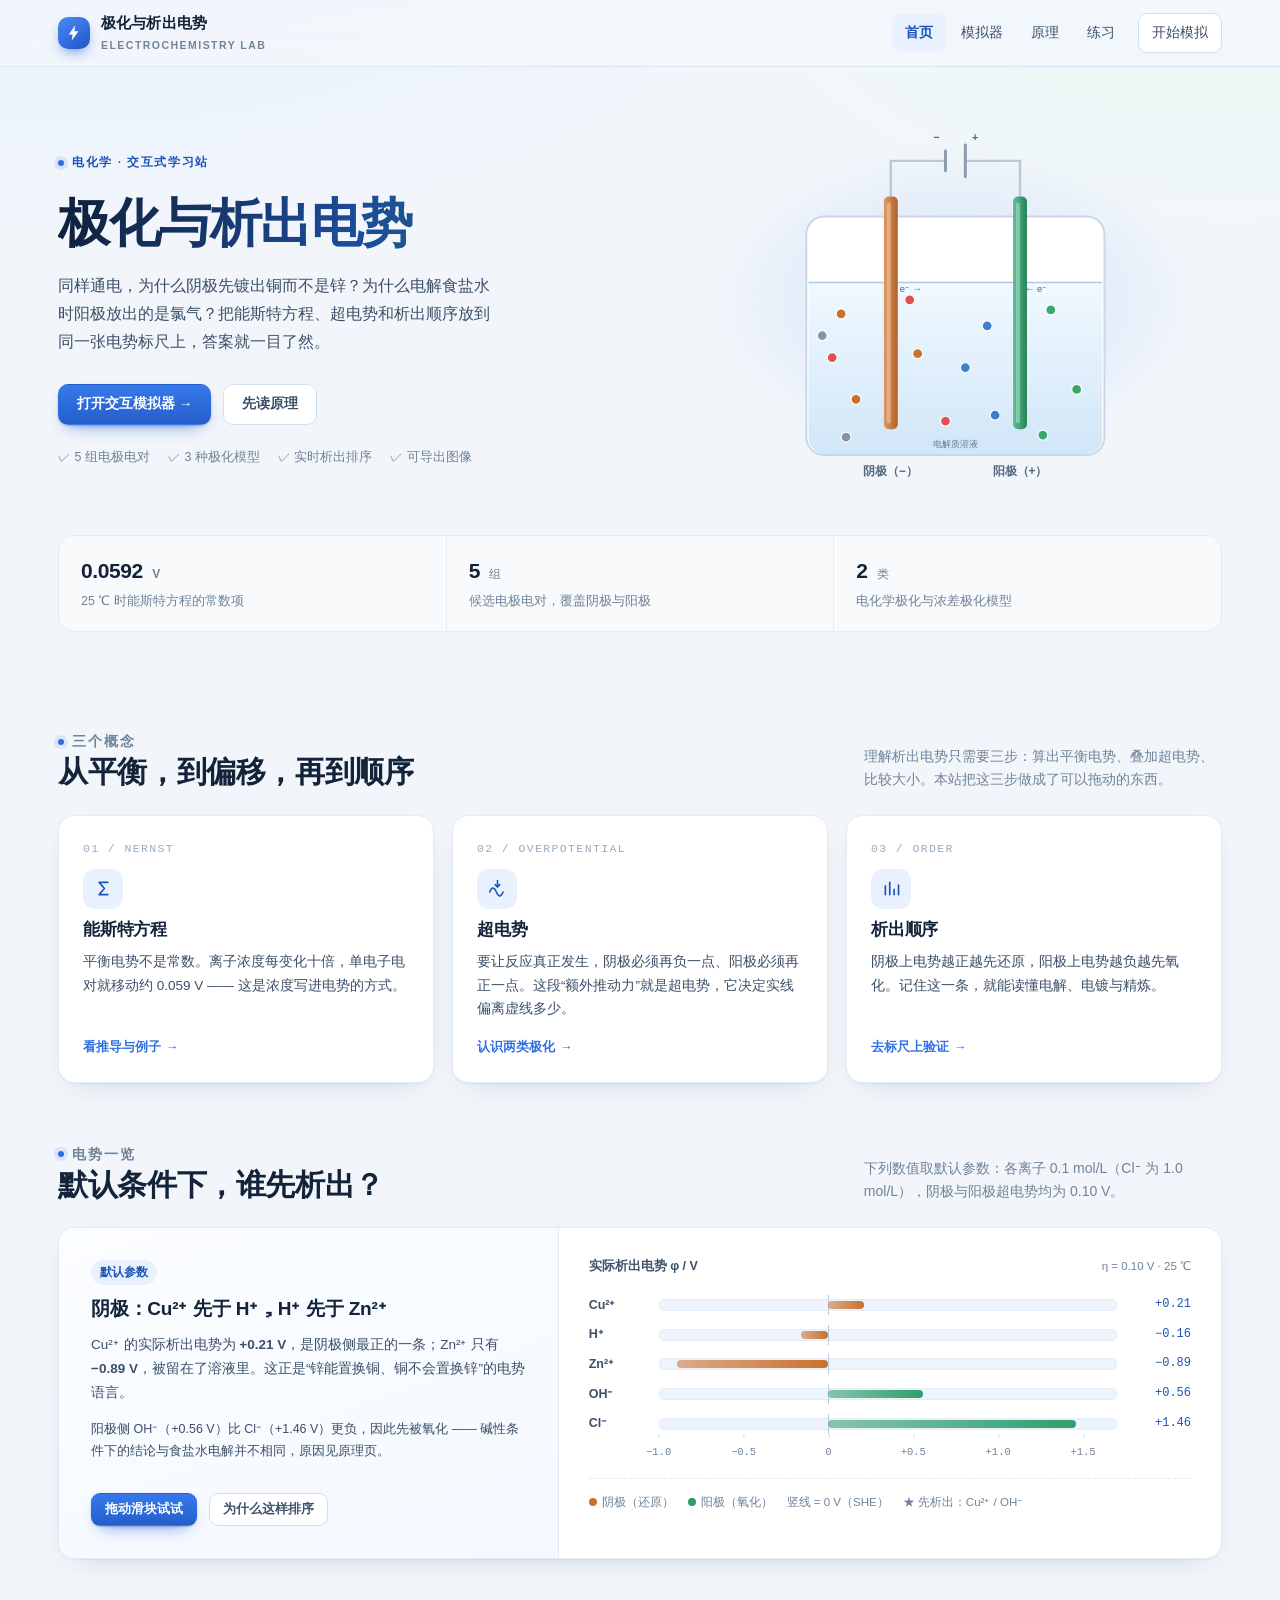
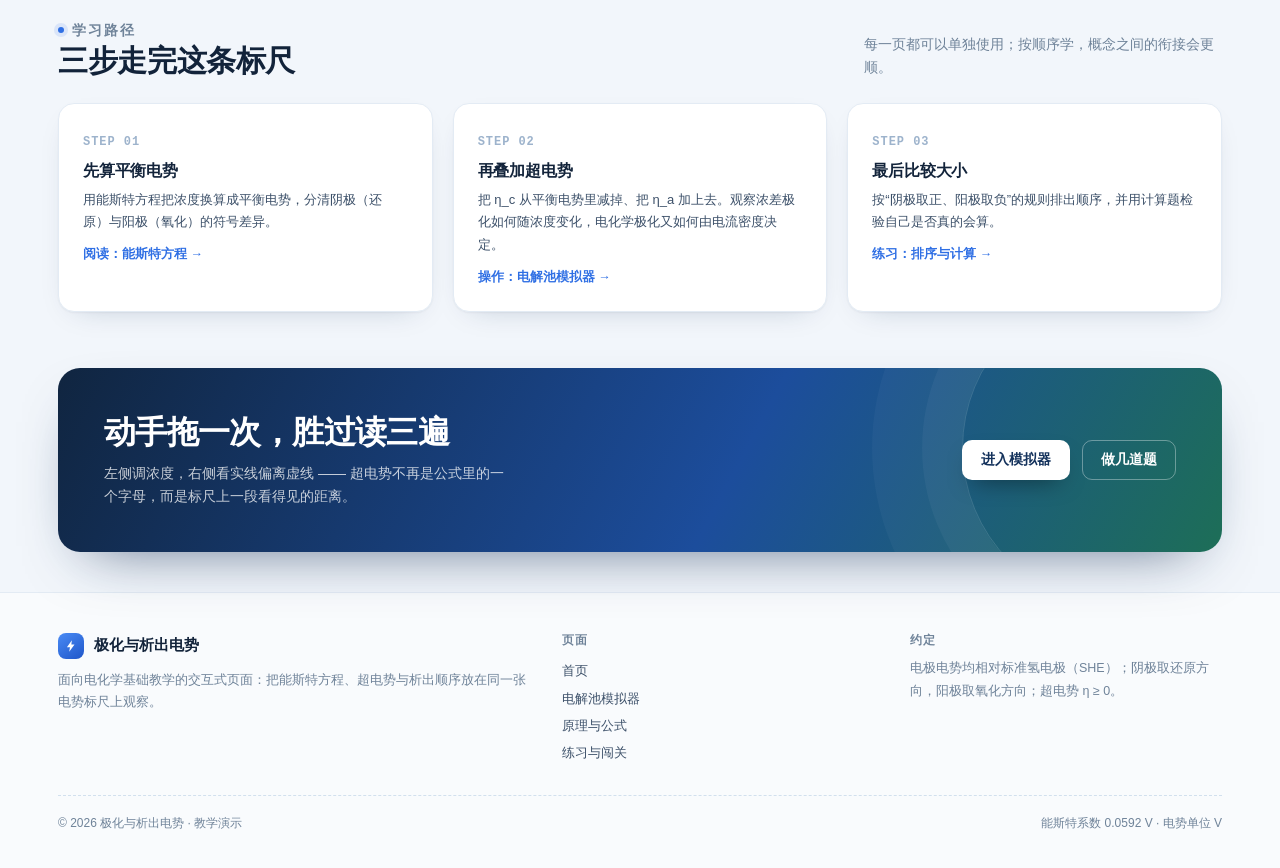
<file: index.html>
<!DOCTYPE html>
<html lang="zh-CN">
<head>
<meta charset="UTF-8">
<meta name="viewport" content="width=device-width, initial-scale=1">
<title>极化与析出电势 · 交互式电化学学习站</title>
<meta name="description" content="用一张电势标尺看懂能斯特方程、超电势与析出顺序：可交互的电解池模拟、原理讲解与练习。">
<link rel="icon" href="data:image/svg+xml,%3Csvg xmlns='http://www.w3.org/2000/svg' viewBox='0 0 24 24'%3E%3Crect width='24' height='24' rx='6' fill='%232f6fe4'/%3E%3Cpath d='M13.5 3 6 14h5l-1 6 8-11h-5l1-6Z' fill='white'/%3E%3C/svg%3E">
<link rel="stylesheet" href="assets/css/main.css">
</head>
<body>

<header class="site-header">
  <div class="wrap nav">
    <a class="brand" href="index.html">
      <span class="mark" aria-hidden="true">
        <svg viewBox="0 0 24 24" fill="none"><path d="M13.5 2 5 14h5.2L9 22l9-12.5h-5.4L13.5 2Z" fill="#fff"/></svg>
      </span>
      <span class="txt">极化与析出电势<small>Electrochemistry Lab</small></span>
    </a>
    <nav class="nav-links" aria-label="主导航">
      <a href="index.html" aria-current="page">首页</a>
      <a href="simulator.html">模拟器</a>
      <a href="theory.html">原理</a>
      <a href="practice.html">练习</a>
      <a href="simulator.html" class="nav-cta">开始模拟</a>
    </nav>
  </div>
</header>

<main class="wrap">

  <!-- ============ Hero ============ -->
  <section class="hero">
    <div class="hero-copy fade-in">
      <p class="kicker">电化学 · 交互式学习站</p>
      <h1>极化与析出电势</h1>
      <p class="lead">同样通电，为什么阴极先镀出铜而不是锌？为什么电解食盐水时阳极放出的是氯气？把能斯特方程、超电势和析出顺序放到同一张电势标尺上，答案就一目了然。</p>
      <div class="hero-actions">
        <a class="btn btn-primary" href="simulator.html">打开交互模拟器 →</a>
        <a class="btn btn-ghost" href="theory.html">先读原理</a>
      </div>
      <div class="hero-meta">
        <span>✓ 5 组电极电对</span>
        <span>✓ 3 种极化模型</span>
        <span>✓ 实时析出排序</span>
        <span>✓ 可导出图像</span>
      </div>
    </div>

    <div class="hero-art fade-in" aria-hidden="true">
      <svg class="cell-art" viewBox="0 28 520 352" role="presentation" focusable="false">
        <defs>
          <linearGradient id="liq" x1="0" y1="0" x2="0" y2="1">
            <stop offset="0" stop-color="#f0f9ff"/>
            <stop offset="1" stop-color="#d1e6f8"/>
          </linearGradient>
          <linearGradient id="cath" x1="0" y1="0" x2="1" y2="0">
            <stop offset="0" stop-color="#e29a63"/>
            <stop offset="1" stop-color="#b25f22"/>
          </linearGradient>
          <linearGradient id="anod" x1="0" y1="0" x2="1" y2="0">
            <stop offset="0" stop-color="#5cc396"/>
            <stop offset="1" stop-color="#268055"/>
          </linearGradient>
          <clipPath id="beakerClip">
            <rect x="112" y="113" width="296" height="238" rx="17"/>
          </clipPath>
        </defs>

        <!-- 外电路 -->
        <g fill="none" stroke="#b9c7d8" stroke-width="2.4" stroke-linecap="round">
          <path d="M195 96 V56 H248"/>
          <path d="M272 56 H325 V96"/>
        </g>
        <g stroke="#8b9cb0" stroke-linecap="round">
          <path d="M250 46 V66" stroke-width="3"/>
          <path d="M270 40 V72" stroke-width="3"/>
        </g>
        <g fill="#8b9cb0" font-size="11" font-weight="600" text-anchor="middle">
          <text x="241" y="36">−</text>
          <text x="280" y="36">+</text>
        </g>

        <!-- 烧杯与溶液 -->
        <rect x="110" y="112" width="300" height="240" rx="18" fill="#ffffff" stroke="#c9d8e8" stroke-width="2"/>
        <g clip-path="url(#beakerClip)">
          <rect x="112" y="178" width="296" height="174" fill="url(#liq)"/>
          <line x1="112" y1="178.5" x2="408" y2="178.5" stroke="#a9cbe8" stroke-width="1.6"/>
        </g>

        <!-- 离子 -->
        <g stroke="#ffffff" stroke-width="1.2">
          <circle class="ion" cx="145" cy="210" r="5" fill="#c9702f"/>
          <circle class="ion" cx="160" cy="296" r="5" fill="#c9702f"/>
          <circle class="ion" cx="222" cy="250" r="5" fill="#c9702f"/>
          <circle class="ion" cx="136" cy="254" r="5" fill="#e05252"/>
          <circle class="ion" cx="250" cy="318" r="5" fill="#e05252"/>
          <circle class="ion" cx="214" cy="196" r="5" fill="#e05252"/>
          <circle class="ion" cx="150" cy="334" r="5" fill="#8794a6"/>
          <circle class="ion" cx="126" cy="232" r="5" fill="#8794a6"/>
          <circle class="ion" cx="356" cy="206" r="5" fill="#3aa76d"/>
          <circle class="ion" cx="382" cy="286" r="5" fill="#3aa76d"/>
          <circle class="ion" cx="348" cy="332" r="5" fill="#3aa76d"/>
          <circle class="ion" cx="292" cy="222" r="5" fill="#3d7fd1"/>
          <circle class="ion" cx="300" cy="312" r="5" fill="#3d7fd1"/>
          <circle class="ion" cx="270" cy="264" r="5" fill="#3d7fd1"/>
        </g>

        <text x="260" y="344" text-anchor="middle" font-size="9.5" fill="#8a9cb0" opacity="0.85">电解质溶液</text>

        <!-- 电极 -->
        <g>
          <rect x="188" y="92" width="14" height="234" rx="5" fill="url(#cath)"/>
          <rect x="191" y="98" width="4" height="222" rx="2" fill="#ffffff" opacity="0.32"/>
          <rect x="318" y="92" width="14" height="234" rx="5" fill="url(#anod)"/>
          <rect x="321" y="98" width="4" height="222" rx="2" fill="#ffffff" opacity="0.32"/>
        </g>

        <!-- 标注 -->
        <g font-size="12" font-weight="650" text-anchor="middle">
          <text x="195" y="372" fill="#c9702f">阴极（−）</text>
          <text x="325" y="372" fill="#2f9e6b">阳极（+）</text>
        </g>
        <g font-size="9.5" fill="#8a9cb0" font-family="ui-monospace, Consolas, monospace">
          <text x="204" y="188">e⁻ →</text>
          <text x="330" y="188">← e⁻</text>
        </g>
      </svg>
    </div>
  </section>

  <!-- ============ 数据条 ============ -->
  <div class="facts">
    <div class="fact"><b>0.0592 <small>V</small></b><span>25 ℃ 时能斯特方程的常数项</span></div>
    <div class="fact"><b>5 <small>组</small></b><span>候选电极电对，覆盖阴极与阳极</span></div>
    <div class="fact"><b>2 <small>类</small></b><span>电化学极化与浓差极化模型</span></div>
  </div>

  <!-- ============ 三个核心概念 ============ -->
  <section class="section" aria-labelledby="concepts-title">
    <div class="section-head">
      <div>
        <p class="kicker">三个概念</p>
        <h2 id="concepts-title">从平衡，到偏移，再到顺序</h2>
      </div>
      <p>理解析出电势只需要三步：算出平衡电势、叠加超电势、比较大小。本站把这三步做成了可以拖动的东西。</p>
    </div>

    <div class="grid-3">
      <article class="card concept">
        <span class="num">01 / NERNST</span>
        <span class="icon-tile" aria-hidden="true">
          <svg viewBox="0 0 24 24" fill="none" stroke="currentColor" stroke-width="1.8" stroke-linecap="round" stroke-linejoin="round"><path d="M17 5H7l6 7-6 7h10"/></svg>
        </span>
        <h3>能斯特方程</h3>
        <p>平衡电势不是常数。离子浓度每变化十倍，单电子电对就移动约 0.059 V —— 这是浓度写进电势的方式。</p>
        <a class="go" href="theory.html#nernst">看推导与例子</a>
      </article>

      <article class="card concept">
        <span class="num">02 / OVERPOTENTIAL</span>
        <span class="icon-tile" aria-hidden="true">
          <svg viewBox="0 0 24 24" fill="none" stroke="currentColor" stroke-width="1.8" stroke-linecap="round" stroke-linejoin="round"><path d="M3 16c2.6-6 5.1-6 7.7 0s5.1 6 7.7 0"/><path d="M12 3v7"/><path d="m9.4 7.6 2.6 2.6 2.6-2.6"/></svg>
        </span>
        <h3>超电势</h3>
        <p>要让反应真正发生，阴极必须再负一点、阳极必须再正一点。这段“额外推动力”就是超电势，它决定实线偏离虚线多少。</p>
        <a class="go" href="theory.html#polarization">认识两类极化</a>
      </article>

      <article class="card concept">
        <span class="num">03 / ORDER</span>
        <span class="icon-tile" aria-hidden="true">
          <svg viewBox="0 0 24 24" fill="none" stroke="currentColor" stroke-width="1.9" stroke-linecap="round"><path d="M5 19V9M10 19V5M15 19v-6M20 19V8"/></svg>
        </span>
        <h3>析出顺序</h3>
        <p>阴极上电势越正越先还原，阳极上电势越负越先氧化。记住这一条，就能读懂电解、电镀与精炼。</p>
        <a class="go" href="simulator.html">去标尺上验证</a>
      </article>
    </div>
  </section>

  <!-- ============ 电势预览 ============ -->
  <section class="section" aria-labelledby="preview-title">
    <div class="section-head">
      <div>
        <p class="kicker">电势一览</p>
        <h2 id="preview-title">默认条件下，谁先析出？</h2>
      </div>
      <p>下列数值取默认参数：各离子 0.1 mol/L（Cl⁻ 为 1.0 mol/L），阴极与阳极超电势均为 0.10 V。</p>
    </div>

    <div class="card preview">
      <div class="preview-copy">
        <span class="tag">默认参数</span>
        <h3>阴极：Cu²⁺ 先于 H⁺，H⁺ 先于 Zn²⁺</h3>
        <p>Cu²⁺ 的实际析出电势为 <strong>+0.21 V</strong>，是阴极侧最正的一条；Zn²⁺ 只有 <strong>−0.89 V</strong>，被留在了溶液里。这正是“锌能置换铜、铜不会置换锌”的电势语言。</p>
        <p class="muted" style="font-size:12.5px">阳极侧 OH⁻（+0.56 V）比 Cl⁻（+1.46 V）更负，因此先被氧化 —— 碱性条件下的结论与食盐水电解并不相同，原因见原理页。</p>
        <div class="hero-actions" style="margin-top:18px">
          <a class="btn btn-primary btn-sm" href="simulator.html">拖动滑块试试</a>
          <a class="btn btn-ghost btn-sm" href="theory.html#order">为什么这样排序</a>
        </div>
      </div>

      <div class="preview-chart" role="img" aria-label="默认参数下各电对的实际析出电势：Cu²⁺ 正 0.21 伏，H⁺ 负 0.16 伏，Zn²⁺ 负 0.89 伏，OH⁻ 正 0.56 伏，Cl⁻ 正 1.46 伏">
        <div class="chart-title">
          <b>实际析出电势 φ / V</b>
          <span>η = 0.10 V · 25 ℃</span>
        </div>

        <div class="bars">
          <div class="bar-row">
            <span class="nm">Cu²⁺</span>
            <div class="track"><span class="zero"></span><span class="bar" style="--a:37.04%;--b:44.81%"></span></div>
            <span class="val">+0.21</span>
          </div>
          <div class="bar-row">
            <span class="nm">H⁺</span>
            <div class="track"><span class="zero"></span><span class="bar" style="--a:31.11%;--b:37.04%"></span></div>
            <span class="val">−0.16</span>
          </div>
          <div class="bar-row">
            <span class="nm">Zn²⁺</span>
            <div class="track"><span class="zero"></span><span class="bar" style="--a:4.07%;--b:37.04%"></span></div>
            <span class="val">−0.89</span>
          </div>
          <div class="bar-row">
            <span class="nm">OH⁻</span>
            <div class="track"><span class="zero"></span><span class="bar anode" style="--a:37.04%;--b:57.78%"></span></div>
            <span class="val">+0.56</span>
          </div>
          <div class="bar-row">
            <span class="nm">Cl⁻</span>
            <div class="track"><span class="zero"></span><span class="bar anode" style="--a:37.04%;--b:91.11%"></span></div>
            <span class="val">+1.46</span>
          </div>
        </div>

        <div class="axis" aria-hidden="true">
          <span style="left:0%">−1.0</span>
          <span style="left:18.52%">−0.5</span>
          <span style="left:37.04%">0</span>
          <span style="left:55.56%">+0.5</span>
          <span style="left:74.07%">+1.0</span>
          <span style="left:92.59%">+1.5</span>
        </div>

        <div class="bars-legend">
          <span><i style="background:#c9702f"></i>阴极（还原）</span>
          <span><i style="background:#2f9e6b"></i>阳极（氧化）</span>
          <span>竖线 = 0 V（SHE）</span>
          <span>★ 先析出：Cu²⁺ / OH⁻</span>
        </div>
      </div>
    </div>
  </section>

  <!-- ============ 学习路径 ============ -->
  <section class="section" aria-labelledby="steps-title">
    <div class="section-head">
      <div>
        <p class="kicker">学习路径</p>
        <h2 id="steps-title">三步走完这条标尺</h2>
      </div>
      <p>每一页都可以单独使用；按顺序学，概念之间的衔接会更顺。</p>
    </div>

    <ol class="steps">
      <li>
        <span class="step-n">STEP 01</span>
        <h3>先算平衡电势</h3>
        <p>用能斯特方程把浓度换算成平衡电势，分清阴极（还原）与阳极（氧化）的符号差异。</p>
        <a href="theory.html#nernst">阅读：能斯特方程 →</a>
      </li>
      <li>
        <span class="step-n">STEP 02</span>
        <h3>再叠加超电势</h3>
        <p>把 η_c 从平衡电势里减掉、把 η_a 加上去。观察浓差极化如何随浓度变化，电化学极化又如何由电流密度决定。</p>
        <a href="simulator.html">操作：电解池模拟器 →</a>
      </li>
      <li>
        <span class="step-n">STEP 03</span>
        <h3>最后比较大小</h3>
        <p>按“阴极取正、阳极取负”的规则排出顺序，并用计算题检验自己是否真的会算。</p>
        <a href="practice.html">练习：排序与计算 →</a>
      </li>
    </ol>
  </section>

  <!-- ============ CTA ============ -->
  <section class="cta">
    <div>
      <h2>动手拖一次，胜过读三遍</h2>
      <p>左侧调浓度，右侧看实线偏离虚线 —— 超电势不再是公式里的一个字母，而是标尺上一段看得见的距离。</p>
    </div>
    <div class="hero-actions" style="margin:0">
      <a class="btn btn-light" href="simulator.html">进入模拟器</a>
      <a class="btn btn-outline" href="practice.html">做几道题</a>
    </div>
  </section>
</main>

<footer class="site-footer">
  <div class="wrap">
    <div class="foot-grid">
      <div>
        <div class="foot-brand">
          <span class="mark" aria-hidden="true"><svg viewBox="0 0 24 24" fill="none"><path d="M13.5 2 5 14h5.2L9 22l9-12.5h-5.4L13.5 2Z" fill="#fff"/></svg></span>
          极化与析出电势
        </div>
        <p>面向电化学基础教学的交互式页面：把能斯特方程、超电势与析出顺序放在同一张电势标尺上观察。</p>
      </div>
      <div class="foot-col">
        <h4>页面</h4>
        <a href="index.html">首页</a>
        <a href="simulator.html">电解池模拟器</a>
        <a href="theory.html">原理与公式</a>
        <a href="practice.html">练习与闯关</a>
      </div>
      <div class="foot-col">
        <h4>约定</h4>
        <p>电极电势均相对标准氢电极（SHE）；阴极取还原方向，阳极取氧化方向；超电势 η ≥ 0。</p>
      </div>
    </div>
    <div class="foot-bottom">
      <span>© 2026 极化与析出电势 · 教学演示</span>
      <span>能斯特系数 0.0592 V · 电势单位 V</span>
    </div>
  </div>
</footer>

</body>
</html>
</file>
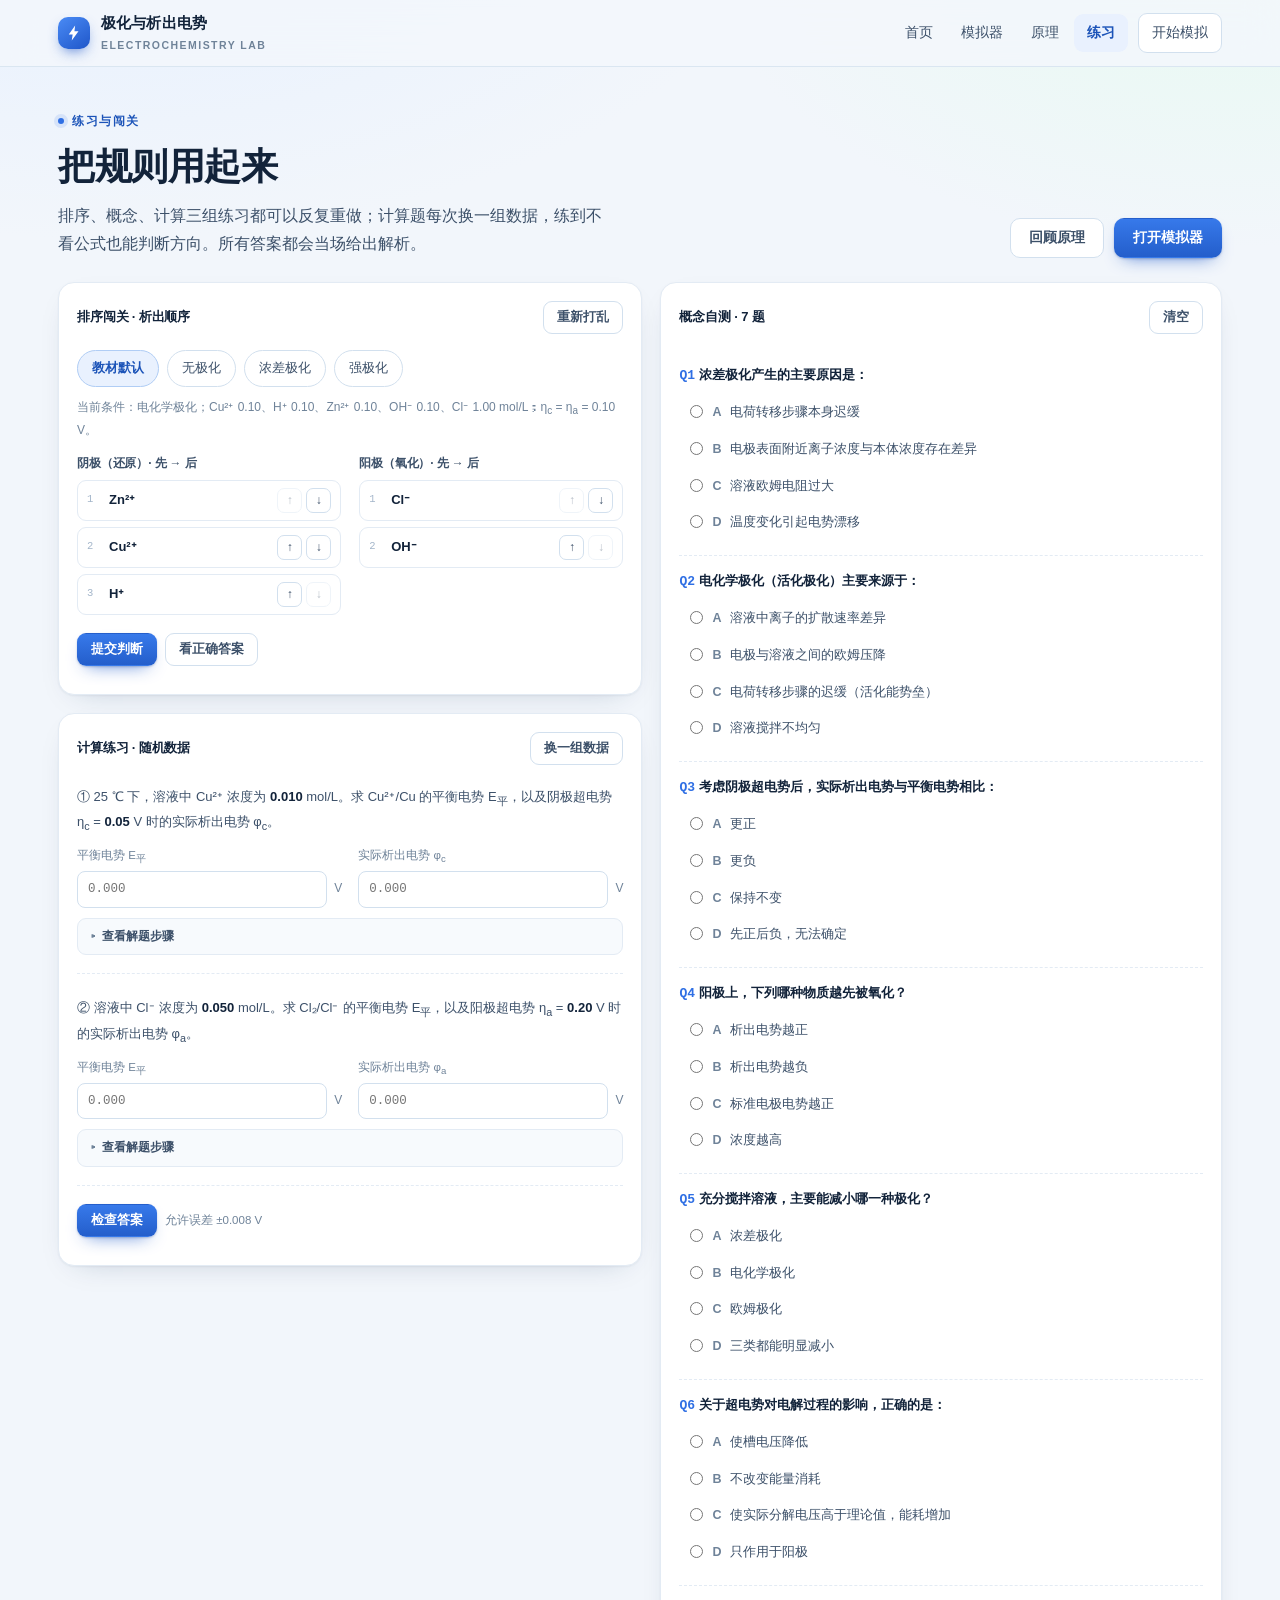
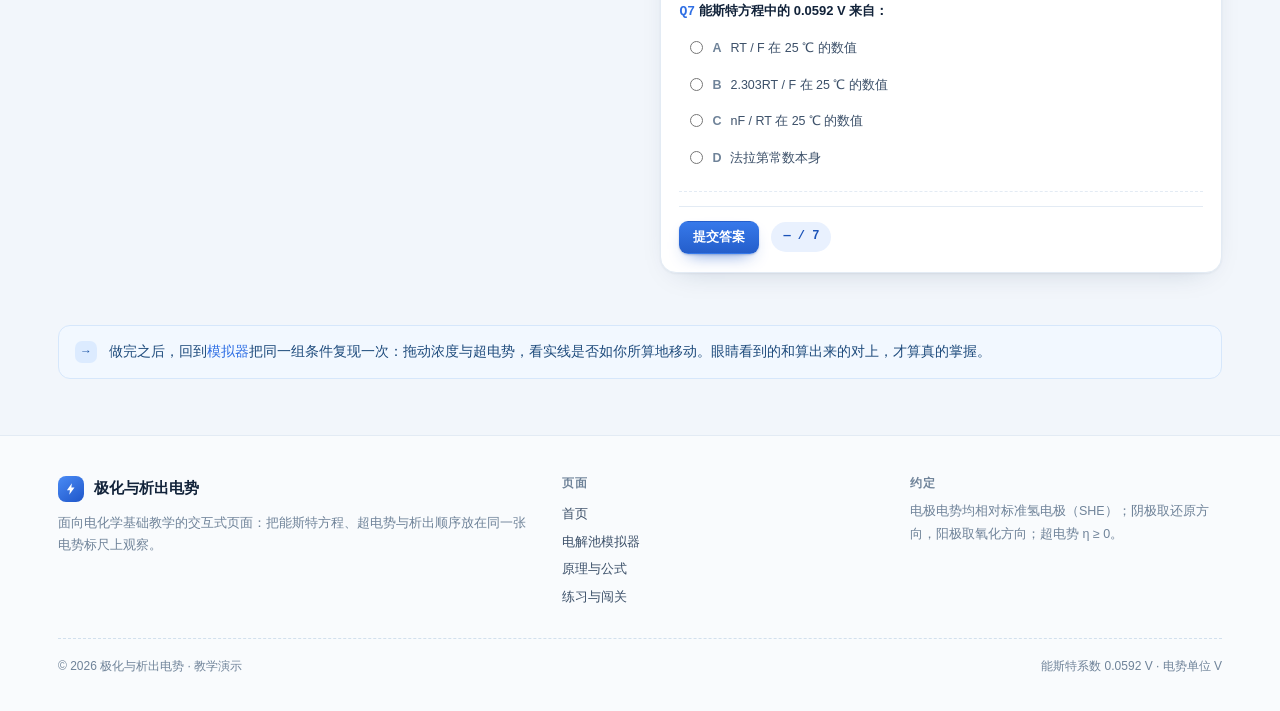
<file: practice.html>
<!DOCTYPE html>
<html lang="zh-CN">
<head>
<meta charset="UTF-8">
<meta name="viewport" content="width=device-width, initial-scale=1">
<title>练习与闯关 · 极化与析出电势</title>
<meta name="description" content="析出顺序排序闯关、概念自测与随机数据的计算练习，检验对超电势与析出电势的掌握。">
<link rel="icon" href="data:image/svg+xml,%3Csvg xmlns='http://www.w3.org/2000/svg' viewBox='0 0 24 24'%3E%3Crect width='24' height='24' rx='6' fill='%232f6fe4'/%3E%3Cpath d='M13.5 3 6 14h5l-1 6 8-11h-5l1-6Z' fill='white'/%3E%3C/svg%3E">
<link rel="stylesheet" href="assets/css/main.css">
</head>
<body>

<header class="site-header">
  <div class="wrap nav">
    <a class="brand" href="index.html">
      <span class="mark" aria-hidden="true">
        <svg viewBox="0 0 24 24" fill="none"><path d="M13.5 2 5 14h5.2L9 22l9-12.5h-5.4L13.5 2Z" fill="#fff"/></svg>
      </span>
      <span class="txt">极化与析出电势<small>Electrochemistry Lab</small></span>
    </a>
    <nav class="nav-links" aria-label="主导航">
      <a href="index.html">首页</a>
      <a href="simulator.html">模拟器</a>
      <a href="theory.html">原理</a>
      <a href="practice.html" aria-current="page">练习</a>
      <a href="simulator.html" class="nav-cta">开始模拟</a>
    </nav>
  </div>
</header>

<main class="wrap">
  <section class="page-head">
    <div>
      <p class="kicker">练习与闯关</p>
      <h1>把规则用起来</h1>
      <p class="lead">排序、概念、计算三组练习都可以反复重做；计算题每次换一组数据，练到不看公式也能判断方向。所有答案都会当场给出解析。</p>
    </div>
    <div class="head-actions">
      <a class="btn btn-ghost" href="theory.html">回顾原理</a>
      <a class="btn btn-primary" href="simulator.html">打开模拟器</a>
    </div>
  </section>

  <div class="practice-grid">
    <!-- ============ 左列 ============ -->
    <div class="practice-col">

      <!-- 排序闯关 -->
      <section class="panel" aria-labelledby="game-title">
        <div class="ctrl-head">
          <h2 id="game-title">排序闯关 · 析出顺序</h2>
          <div class="spacer"></div>
          <button type="button" class="btn btn-ghost btn-sm" id="reshuffle">重新打乱</button>
        </div>

        <div class="preset-row" id="condRow" role="group" aria-label="练习条件">
          <button type="button" class="chip-btn" data-cond="textbook" aria-pressed="true">教材默认</button>
          <button type="button" class="chip-btn" data-cond="ideal" aria-pressed="false">无极化</button>
          <button type="button" class="chip-btn" data-cond="dilute" aria-pressed="false">浓差极化</button>
          <button type="button" class="chip-btn" data-cond="strong" aria-pressed="false">强极化</button>
        </div>
        <p class="answer-line" id="condLine">当前条件：电化学极化，η<sub>c</sub> = η<sub>a</sub> = 0.10 V，各离子 0.1 mol/L（Cl⁻ 1.0 mol/L）。</p>

        <div class="game-cols" style="margin-top:14px">
          <div class="game-col">
            <h4>阴极（还原）· 先 → 后</h4>
            <div id="sortCathode"></div>
          </div>
          <div class="game-col">
            <h4>阳极（氧化）· 先 → 后</h4>
            <div id="sortAnode"></div>
          </div>
        </div>

        <div style="display:flex;gap:8px;flex-wrap:wrap;margin-top:12px">
          <button class="btn btn-primary btn-sm" id="submitGame" type="button">提交判断</button>
          <button class="btn btn-ghost btn-sm" id="revealGame" type="button">看正确答案</button>
        </div>
        <p class="game-fb" id="gameFb" role="status" style="margin-top:10px"></p>
      </section>

      <!-- 计算练习 -->
      <section class="panel" aria-labelledby="calc-title">
        <div class="ctrl-head">
          <h2 id="calc-title">计算练习 · 随机数据</h2>
          <div class="spacer"></div>
          <button type="button" class="btn btn-ghost btn-sm" id="newData">换一组数据</button>
        </div>

        <div class="calc-q" id="calcCu">
          <p>① 25 ℃ 下，溶液中 Cu²⁺ 浓度为 <b id="cuConc">0.010</b> mol/L。求 Cu²⁺/Cu 的平衡电势 E<sub>平</sub>，以及阴极超电势 η<sub>c</sub> = <b id="cuEta">0.10</b> V 时的实际析出电势 φ<sub>c</sub>。</p>
          <div class="calc-fields">
            <div class="field">
              <label for="cuEq">平衡电势 E<sub>平</sub></label>
              <div class="row"><input class="num-input" id="cuEq" inputmode="decimal" autocomplete="off" placeholder="0.000"><span class="unit">V</span></div>
            </div>
            <div class="field">
              <label for="cuPhi">实际析出电势 φ<sub>c</sub></label>
              <div class="row"><input class="num-input" id="cuPhi" inputmode="decimal" autocomplete="off" placeholder="0.000"><span class="unit">V</span></div>
            </div>
          </div>
          <div class="calc-fb" id="cuFb" role="status"></div>
          <details class="solution">
            <summary>查看解题步骤</summary>
            <div class="sol-body" id="cuSol"></div>
          </details>
        </div>

        <div class="calc-q" id="calcCl">
          <p>② 溶液中 Cl⁻ 浓度为 <b id="clConc">0.100</b> mol/L。求 Cl₂/Cl⁻ 的平衡电势 E<sub>平</sub>，以及阳极超电势 η<sub>a</sub> = <b id="clEta">0.10</b> V 时的实际析出电势 φ<sub>a</sub>。</p>
          <div class="calc-fields">
            <div class="field">
              <label for="clEq">平衡电势 E<sub>平</sub></label>
              <div class="row"><input class="num-input" id="clEq" inputmode="decimal" autocomplete="off" placeholder="0.000"><span class="unit">V</span></div>
            </div>
            <div class="field">
              <label for="clPhi">实际析出电势 φ<sub>a</sub></label>
              <div class="row"><input class="num-input" id="clPhi" inputmode="decimal" autocomplete="off" placeholder="0.000"><span class="unit">V</span></div>
            </div>
          </div>
          <div class="calc-fb" id="clFb" role="status"></div>
          <details class="solution">
            <summary>查看解题步骤</summary>
            <div class="sol-body" id="clSol"></div>
          </details>
        </div>

        <div style="display:flex;gap:8px;flex-wrap:wrap;margin-top:14px">
          <button class="btn btn-primary btn-sm" id="checkCalc" type="button">检查答案</button>
          <span class="muted" style="font-size:11.5px;align-self:center">允许误差 ±0.008 V</span>
        </div>
        <p class="game-fb" id="calcFb" role="status" style="margin-top:10px"></p>
      </section>
    </div>

    <!-- ============ 右列 ============ -->
    <div class="practice-col">
      <section class="panel" aria-labelledby="quiz-title">
        <div class="ctrl-head">
          <h2 id="quiz-title">概念自测 · 7 题</h2>
          <div class="spacer"></div>
          <button type="button" class="btn btn-ghost btn-sm" id="resetQuiz">清空</button>
        </div>

        <div class="quiz-q" data-q="1" data-answer="B">
          <p><span class="qn">Q1</span>浓差极化产生的主要原因是：</p>
          <label class="opt"><input type="radio" name="q1" value="A"><span class="ol">A</span><span>电荷转移步骤本身迟缓</span></label>
          <label class="opt"><input type="radio" name="q1" value="B"><span class="ol">B</span><span>电极表面附近离子浓度与本体浓度存在差异</span></label>
          <label class="opt"><input type="radio" name="q1" value="C"><span class="ol">C</span><span>溶液欧姆电阻过大</span></label>
          <label class="opt"><input type="radio" name="q1" value="D"><span class="ol">D</span><span>温度变化引起电势漂移</span></label>
          <div class="fb" data-ok="✔ 正确。浓差极化源于传质跟不上电极反应，表面浓度偏离本体；搅拌或升温可以减小它。" data-no="✘ 正确答案是 B。浓差极化来自电极表面与本体之间的浓度差，扩散来不及补充被消耗的离子。"></div>
        </div>

        <div class="quiz-q" data-q="2" data-answer="C">
          <p><span class="qn">Q2</span>电化学极化（活化极化）主要来源于：</p>
          <label class="opt"><input type="radio" name="q2" value="A"><span class="ol">A</span><span>溶液中离子的扩散速率差异</span></label>
          <label class="opt"><input type="radio" name="q2" value="B"><span class="ol">B</span><span>电极与溶液之间的欧姆压降</span></label>
          <label class="opt"><input type="radio" name="q2" value="C"><span class="ol">C</span><span>电荷转移步骤的迟缓（活化能势垒）</span></label>
          <label class="opt"><input type="radio" name="q2" value="D"><span class="ol">D</span><span>溶液搅拌不均匀</span></label>
          <div class="fb" data-ok="✔ 正确。电化学极化由电荷转移步骤的活化能势垒造成，因此对电极材料极其敏感，搅拌基本无效。" data-no="✘ 正确答案是 C。活化极化慢在电荷转移，而不是扩散或欧姆电阻。"></div>
        </div>

        <div class="quiz-q" data-q="3" data-answer="B">
          <p><span class="qn">Q3</span>考虑阴极超电势后，实际析出电势与平衡电势相比：</p>
          <label class="opt"><input type="radio" name="q3" value="A"><span class="ol">A</span><span>更正</span></label>
          <label class="opt"><input type="radio" name="q3" value="B"><span class="ol">B</span><span>更负</span></label>
          <label class="opt"><input type="radio" name="q3" value="C"><span class="ol">C</span><span>保持不变</span></label>
          <label class="opt"><input type="radio" name="q3" value="D"><span class="ol">D</span><span>先正后负，无法确定</span></label>
          <div class="fb" data-ok="✔ 正确。φc = E平 − ηc，阴极需要更负的电势才能推动还原。" data-no="✘ 正确答案是 B。阴极的“额外推动力”方向是更负，写成 φc = E平 − ηc。"></div>
        </div>

        <div class="quiz-q" data-q="4" data-answer="B">
          <p><span class="qn">Q4</span>阳极上，下列哪种物质越先被氧化？</p>
          <label class="opt"><input type="radio" name="q4" value="A"><span class="ol">A</span><span>析出电势越正</span></label>
          <label class="opt"><input type="radio" name="q4" value="B"><span class="ol">B</span><span>析出电势越负</span></label>
          <label class="opt"><input type="radio" name="q4" value="C"><span class="ol">C</span><span>标准电极电势越正</span></label>
          <label class="opt"><input type="radio" name="q4" value="D"><span class="ol">D</span><span>浓度越高</span></label>
          <div class="fb" data-ok="✔ 正确。阳极要失去电子，析出电势越负越容易氧化；注意比较的是实际析出电势 φa = E平 + ηa。" data-no="✘ 正确答案是 B。阴极越正越先，阳极越负越先 —— 方向相反，这是最易混的一点。"></div>
        </div>

        <div class="quiz-q" data-q="5" data-answer="A">
          <p><span class="qn">Q5</span>充分搅拌溶液，主要能减小哪一种极化？</p>
          <label class="opt"><input type="radio" name="q5" value="A"><span class="ol">A</span><span>浓差极化</span></label>
          <label class="opt"><input type="radio" name="q5" value="B"><span class="ol">B</span><span>电化学极化</span></label>
          <label class="opt"><input type="radio" name="q5" value="C"><span class="ol">C</span><span>欧姆极化</span></label>
          <label class="opt"><input type="radio" name="q5" value="D"><span class="ol">D</span><span>三类都能明显减小</span></label>
          <div class="fb" data-ok="✔ 正确。搅拌减薄扩散层、加快传质，只对浓差极化有效；电荷转移迟缓与欧姆电阻都不受影响。" data-no="✘ 正确答案是 A。搅拌改善的是传质，只能减小浓差极化。"></div>
        </div>

        <div class="quiz-q" data-q="6" data-answer="C">
          <p><span class="qn">Q6</span>关于超电势对电解过程的影响，正确的是：</p>
          <label class="opt"><input type="radio" name="q6" value="A"><span class="ol">A</span><span>使槽电压降低</span></label>
          <label class="opt"><input type="radio" name="q6" value="B"><span class="ol">B</span><span>不改变能量消耗</span></label>
          <label class="opt"><input type="radio" name="q6" value="C"><span class="ol">C</span><span>使实际分解电压高于理论值，能耗增加</span></label>
          <label class="opt"><input type="radio" name="q6" value="D"><span class="ol">D</span><span>只作用于阳极</span></label>
          <div class="fb" data-ok="✔ 正确。阴阳两极的超电势都会抬高槽电压，多出来的电能最终转化为热。" data-no="✘ 正确答案是 C。阴极更负、阳极更正，二者共同抬高分解电压。"></div>
        </div>

        <div class="quiz-q" data-q="7" data-answer="B">
          <p><span class="qn">Q7</span>能斯特方程中的 0.0592 V 来自：</p>
          <label class="opt"><input type="radio" name="q7" value="A"><span class="ol">A</span><span>RT / F 在 25 ℃ 的数值</span></label>
          <label class="opt"><input type="radio" name="q7" value="B"><span class="ol">B</span><span>2.303RT / F 在 25 ℃ 的数值</span></label>
          <label class="opt"><input type="radio" name="q7" value="C"><span class="ol">C</span><span>nF / RT 在 25 ℃ 的数值</span></label>
          <label class="opt"><input type="radio" name="q7" value="D"><span class="ol">D</span><span>法拉第常数本身</span></label>
          <div class="fb" data-ok="✔ 正确。2.303RT/F ≈ 0.0592 V，来自自然对数换成常用对数时的系数 2.303，与 n 无关。" data-no="✘ 正确答案是 B。换底系数 2.303 乘以 RT/F，在 298 K 约为 0.0592 V。"></div>
        </div>

        <div class="score-line">
          <button class="btn btn-primary btn-sm" id="checkQuiz" type="button">提交答案</button>
          <span class="score-pill" id="quizScore">— / 7</span>
        </div>
      </section>
    </div>
  </div>

  <div class="callout tip" style="margin-bottom:56px">
    <span class="ic">→</span>
    <p>做完之后，回到<a href="simulator.html">模拟器</a>把同一组条件复现一次：拖动浓度与超电势，看实线是否如你所算地移动。眼睛看到的和算出来的对上，才算真的掌握。</p>
  </div>
</main>

<footer class="site-footer">
  <div class="wrap">
    <div class="foot-grid">
      <div>
        <div class="foot-brand">
          <span class="mark" aria-hidden="true"><svg viewBox="0 0 24 24" fill="none"><path d="M13.5 2 5 14h5.2L9 22l9-12.5h-5.4L13.5 2Z" fill="#fff"/></svg></span>
          极化与析出电势
        </div>
        <p>面向电化学基础教学的交互式页面：把能斯特方程、超电势与析出顺序放在同一张电势标尺上观察。</p>
      </div>
      <div class="foot-col">
        <h4>页面</h4>
        <a href="index.html">首页</a>
        <a href="simulator.html">电解池模拟器</a>
        <a href="theory.html">原理与公式</a>
        <a href="practice.html">练习与闯关</a>
      </div>
      <div class="foot-col">
        <h4>约定</h4>
        <p>电极电势均相对标准氢电极（SHE）；阴极取还原方向，阳极取氧化方向；超电势 η ≥ 0。</p>
      </div>
    </div>
    <div class="foot-bottom">
      <span>© 2026 极化与析出电势 · 教学演示</span>
      <span>能斯特系数 0.0592 V · 电势单位 V</span>
    </div>
  </div>
</footer>

<script src="assets/js/model.js"></script>
<script src="assets/js/practice.js"></script>
</body>
</html>
</file>
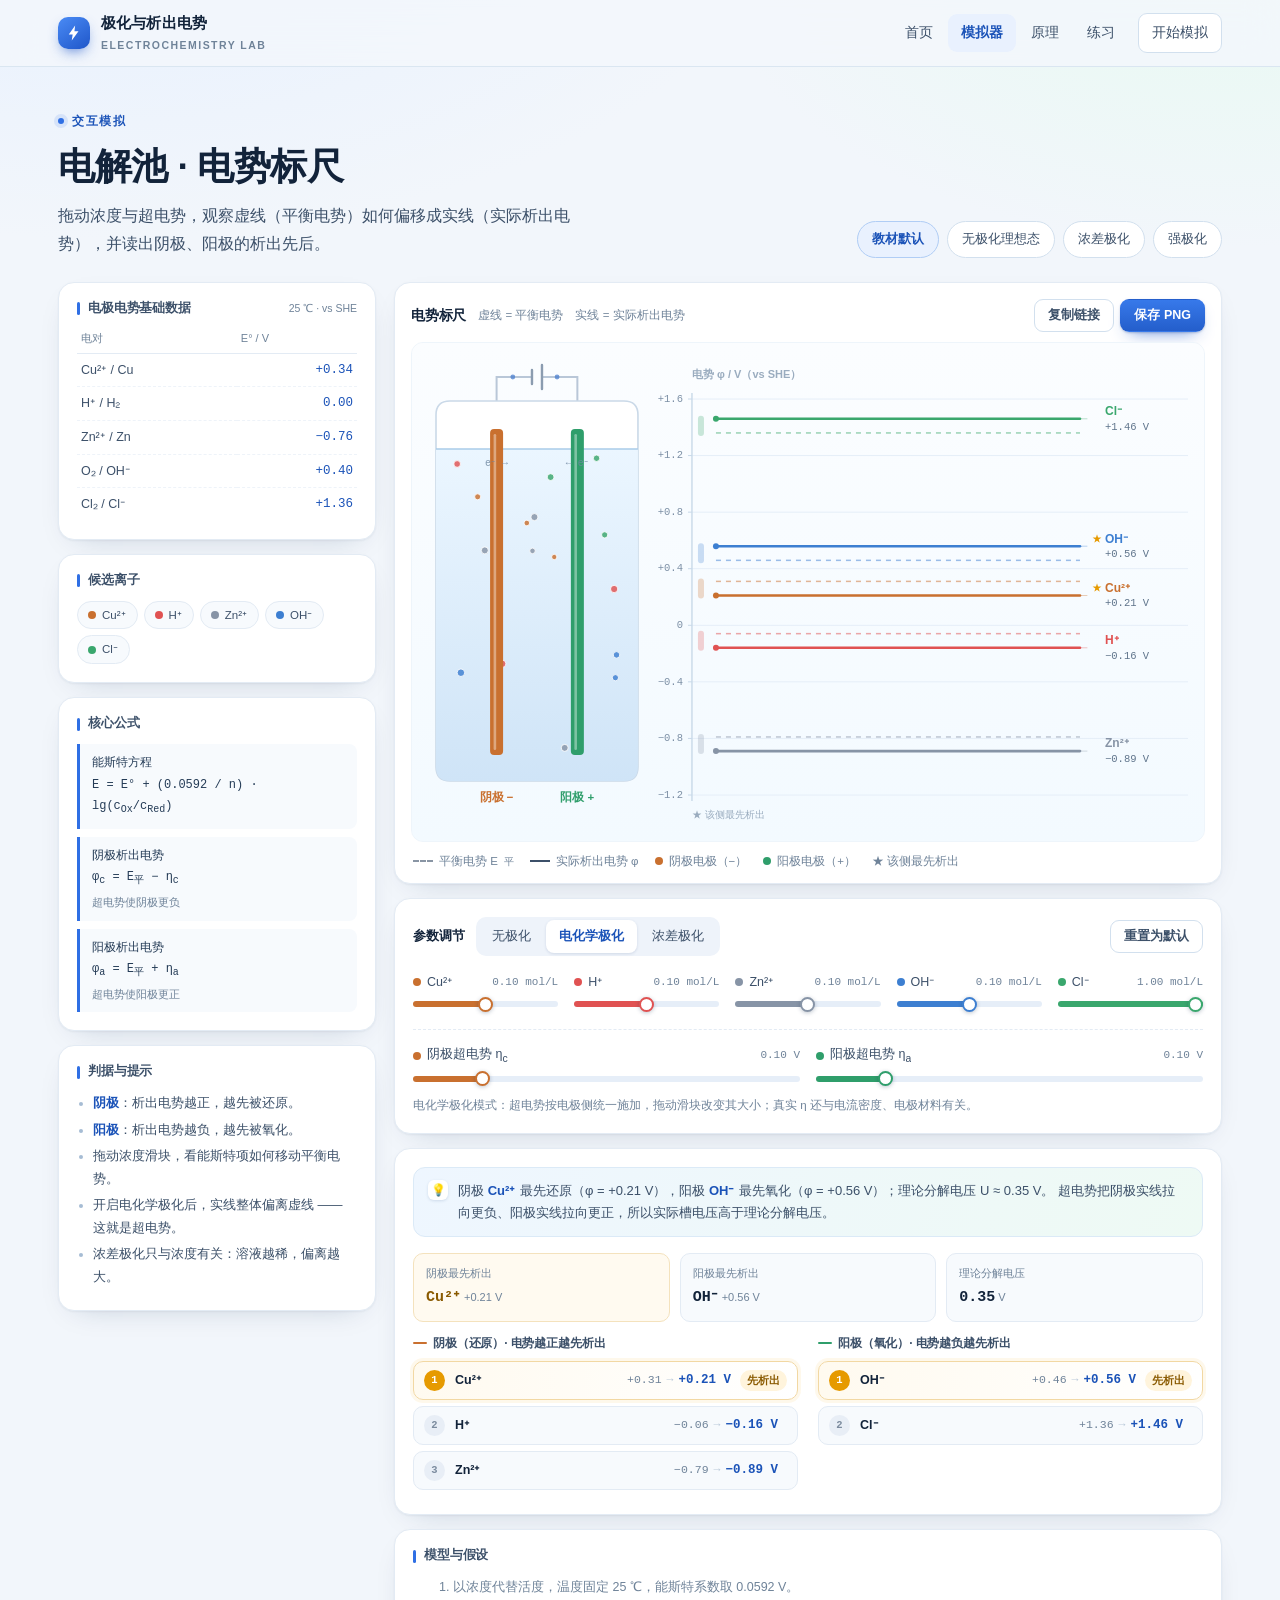
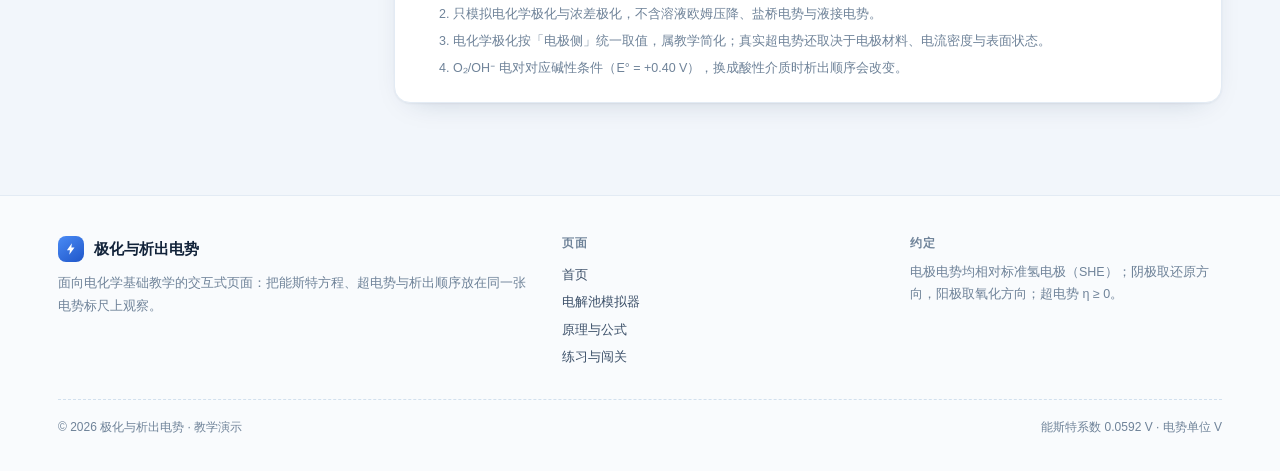
<file: simulator.html>
<!DOCTYPE html>
<html lang="zh-CN">
<head>
<meta charset="UTF-8">
<meta name="viewport" content="width=device-width, initial-scale=1">
<title>电解池电势标尺 · 极化与析出电势</title>
<meta name="description" content="可交互的电解池极化模拟：调节离子浓度与超电势，实时计算平衡电势、实际析出电势与析出顺序。">
<link rel="icon" href="data:image/svg+xml,%3Csvg xmlns='http://www.w3.org/2000/svg' viewBox='0 0 24 24'%3E%3Crect width='24' height='24' rx='6' fill='%232f6fe4'/%3E%3Cpath d='M13.5 3 6 14h5l-1 6 8-11h-5l1-6Z' fill='white'/%3E%3C/svg%3E">
<link rel="stylesheet" href="assets/css/main.css">
</head>
<body>

<header class="site-header">
  <div class="wrap nav">
    <a class="brand" href="index.html">
      <span class="mark" aria-hidden="true">
        <svg viewBox="0 0 24 24" fill="none"><path d="M13.5 2 5 14h5.2L9 22l9-12.5h-5.4L13.5 2Z" fill="#fff"/></svg>
      </span>
      <span class="txt">极化与析出电势<small>Electrochemistry Lab</small></span>
    </a>
    <nav class="nav-links" aria-label="主导航">
      <a href="index.html">首页</a>
      <a href="simulator.html" aria-current="page">模拟器</a>
      <a href="theory.html">原理</a>
      <a href="practice.html">练习</a>
      <a href="simulator.html" class="nav-cta">开始模拟</a>
    </nav>
  </div>
</header>

<main class="wrap">
  <section class="page-head">
    <div>
      <p class="kicker">交互模拟</p>
      <h1>电解池 · 电势标尺</h1>
      <p class="lead">拖动浓度与超电势，观察虚线（平衡电势）如何偏移成实线（实际析出电势），并读出阴极、阳极的析出先后。</p>
    </div>
    <div class="preset-row" id="presetRow" role="group" aria-label="情景预设"></div>
  </section>

  <div class="sim-layout">
    <!-- ============ 侧栏 ============ -->
    <aside class="sim-aside">
      <section class="panel">
        <h2>电极电势基础数据<span class="sub">25 ℃ · vs SHE</span></h2>
        <table class="data-table">
          <thead><tr><th>电对</th><th>E° / V</th></tr></thead>
          <tbody>
            <tr><td>Cu²⁺ / Cu</td><td>+0.34</td></tr>
            <tr><td>H⁺ / H₂</td><td>0.00</td></tr>
            <tr><td>Zn²⁺ / Zn</td><td>−0.76</td></tr>
            <tr><td>O₂ / OH⁻</td><td>+0.40</td></tr>
            <tr><td>Cl₂ / Cl⁻</td><td>+1.36</td></tr>
          </tbody>
        </table>
      </section>

      <section class="panel">
        <h2>候选离子</h2>
        <div class="chips" id="chips"></div>
      </section>

      <section class="panel">
        <h2>核心公式</h2>
        <div class="formula">能斯特方程<br>E = E° + (0.0592 / n) · lg(c<sub>Ox</sub>/c<sub>Red</sub>)</div>
        <div class="formula">阴极析出电势<br>φ<sub>c</sub> = E<sub>平</sub> − η<sub>c</sub><small>超电势使阴极更负</small></div>
        <div class="formula">阳极析出电势<br>φ<sub>a</sub> = E<sub>平</sub> + η<sub>a</sub><small>超电势使阳极更正</small></div>
      </section>

      <section class="panel">
        <h2>判据与提示</h2>
        <ul class="tips">
          <li><b>阴极</b>：析出电势越正，越先被还原。</li>
          <li><b>阳极</b>：析出电势越负，越先被氧化。</li>
          <li>拖动浓度滑块，看能斯特项如何移动平衡电势。</li>
          <li>开启电化学极化后，实线整体偏离虚线 —— 这就是超电势。</li>
          <li>浓差极化只与浓度有关：溶液越稀，偏离越大。</li>
        </ul>
      </section>
    </aside>

    <!-- ============ 主区 ============ -->
    <div class="sim-main">
      <section class="panel stage-card">
        <div class="stage-head">
          <h2>电势标尺</h2>
          <span class="stage-sub">虚线 = 平衡电势　实线 = 实际析出电势</span>
          <div class="stage-actions">
            <button class="btn btn-ghost btn-sm" id="copyBtn" type="button">复制链接</button>
            <button class="btn btn-primary btn-sm" id="saveBtn" type="button">保存 PNG</button>
          </div>
        </div>
        <div class="stage-wrap">
          <canvas id="stage" role="img" aria-label="左侧为电解池示意，右侧为各电对平衡电势与实际析出电势的标尺">您的浏览器不支持 canvas，请使用较新的浏览器查看。</canvas>
        </div>
        <div class="stage-legend">
          <span class="lg"><i class="dash"></i>平衡电势 E<sub>平</sub></span>
          <span class="lg"><i></i>实际析出电势 φ</span>
          <span class="lg"><i style="width:8px;height:8px;border:0;border-radius:50%;background:#c9702f"></i>阴极电极（−）</span>
          <span class="lg"><i style="width:8px;height:8px;border:0;border-radius:50%;background:#2f9e6b"></i>阳极电极（+）</span>
          <span class="lg">★ 该侧最先析出</span>
        </div>
      </section>

      <section class="panel">
        <div class="ctrl-head">
          <h2>参数调节</h2>
          <div class="seg" id="polarSeg" role="group" aria-label="极化模型">
            <button type="button" data-polar="none">无极化</button>
            <button type="button" data-polar="electrochem" aria-pressed="true">电化学极化</button>
            <button type="button" data-polar="conc">浓差极化</button>
          </div>
          <div class="spacer"></div>
          <button type="button" class="btn btn-ghost btn-sm" id="resetBtn">重置为默认</button>
        </div>

        <div class="slider-grid" id="concSliders"></div>

        <div class="eta-block">
          <div class="slider-grid eta-grid">
            <div class="slider">
              <div class="lab"><i class="dot" style="background:#c9702f"></i><span class="nm">阴极超电势 η<sub>c</sub></span><span class="val" id="etaCVal">0.10 V</span></div>
              <input class="rng" type="range" id="etaC" min="0" max="0.6" step="0.01" value="0.10" style="--c:#c9702f">
            </div>
            <div class="slider">
              <div class="lab"><i class="dot" style="background:#2f9e6b"></i><span class="nm">阳极超电势 η<sub>a</sub></span><span class="val" id="etaAVal">0.10 V</span></div>
              <input class="rng" type="range" id="etaA" min="0" max="0.6" step="0.01" value="0.10" style="--c:#2f9e6b">
            </div>
          </div>
          <p class="eta-note" id="etaNote">电化学极化模式下，超电势按电极侧统一施加；切到「浓差极化」后，超电势由浓度自动推算。</p>
        </div>
      </section>

      <section class="panel">
        <div class="insight">
          <span class="bulb" aria-hidden="true">💡</span>
          <p id="insightText">正在计算…</p>
        </div>

        <div class="readouts">
          <div class="readout gold"><span>阴极最先析出</span><b id="rCath">—</b></div>
          <div class="readout"><span>阳极最先析出</span><b id="rAnod">—</b></div>
          <div class="readout"><span>理论分解电压</span><b id="rU">—</b></div>
        </div>

        <div class="res-grid">
          <div class="res-col">
            <h3><span class="dot-line" style="background:#c9702f"></span>阴极（还原）· 电势越正越先析出</h3>
            <div id="cathodeList"></div>
          </div>
          <div class="res-col">
            <h3><span class="dot-line" style="background:#2f9e6b"></span>阳极（氧化）· 电势越负越先析出</h3>
            <div id="anodeList"></div>
          </div>
        </div>
      </section>

      <section class="panel">
        <h2>模型与假设</h2>
        <ol class="model-note">
          <li>以浓度代替活度，温度固定 25 ℃，能斯特系数取 0.0592 V。</li>
          <li>只模拟电化学极化与浓差极化，不含溶液欧姆压降、盐桥电势与液接电势。</li>
          <li>电化学极化按「电极侧」统一取值，属教学简化；真实超电势还取决于电极材料、电流密度与表面状态。</li>
          <li>O₂/OH⁻ 电对对应碱性条件（E° = +0.40 V），换成酸性介质时析出顺序会改变。</li>
        </ol>
      </section>
    </div>
  </div>
</main>

<footer class="site-footer">
  <div class="wrap">
    <div class="foot-grid">
      <div>
        <div class="foot-brand">
          <span class="mark" aria-hidden="true"><svg viewBox="0 0 24 24" fill="none"><path d="M13.5 2 5 14h5.2L9 22l9-12.5h-5.4L13.5 2Z" fill="#fff"/></svg></span>
          极化与析出电势
        </div>
        <p>面向电化学基础教学的交互式页面：把能斯特方程、超电势与析出顺序放在同一张电势标尺上观察。</p>
      </div>
      <div class="foot-col">
        <h4>页面</h4>
        <a href="index.html">首页</a>
        <a href="simulator.html">电解池模拟器</a>
        <a href="theory.html">原理与公式</a>
        <a href="practice.html">练习与闯关</a>
      </div>
      <div class="foot-col">
        <h4>约定</h4>
        <p>电极电势均相对标准氢电极（SHE）；阴极取还原方向，阳极取氧化方向；超电势 η ≥ 0。</p>
      </div>
    </div>
    <div class="foot-bottom">
      <span>© 2026 极化与析出电势 · 教学演示</span>
      <span>能斯特系数 0.0592 V · 电势单位 V</span>
    </div>
  </div>
</footer>

<script src="assets/js/model.js"></script>
<script src="assets/js/sim.js"></script>
</body>
</html>
</file>
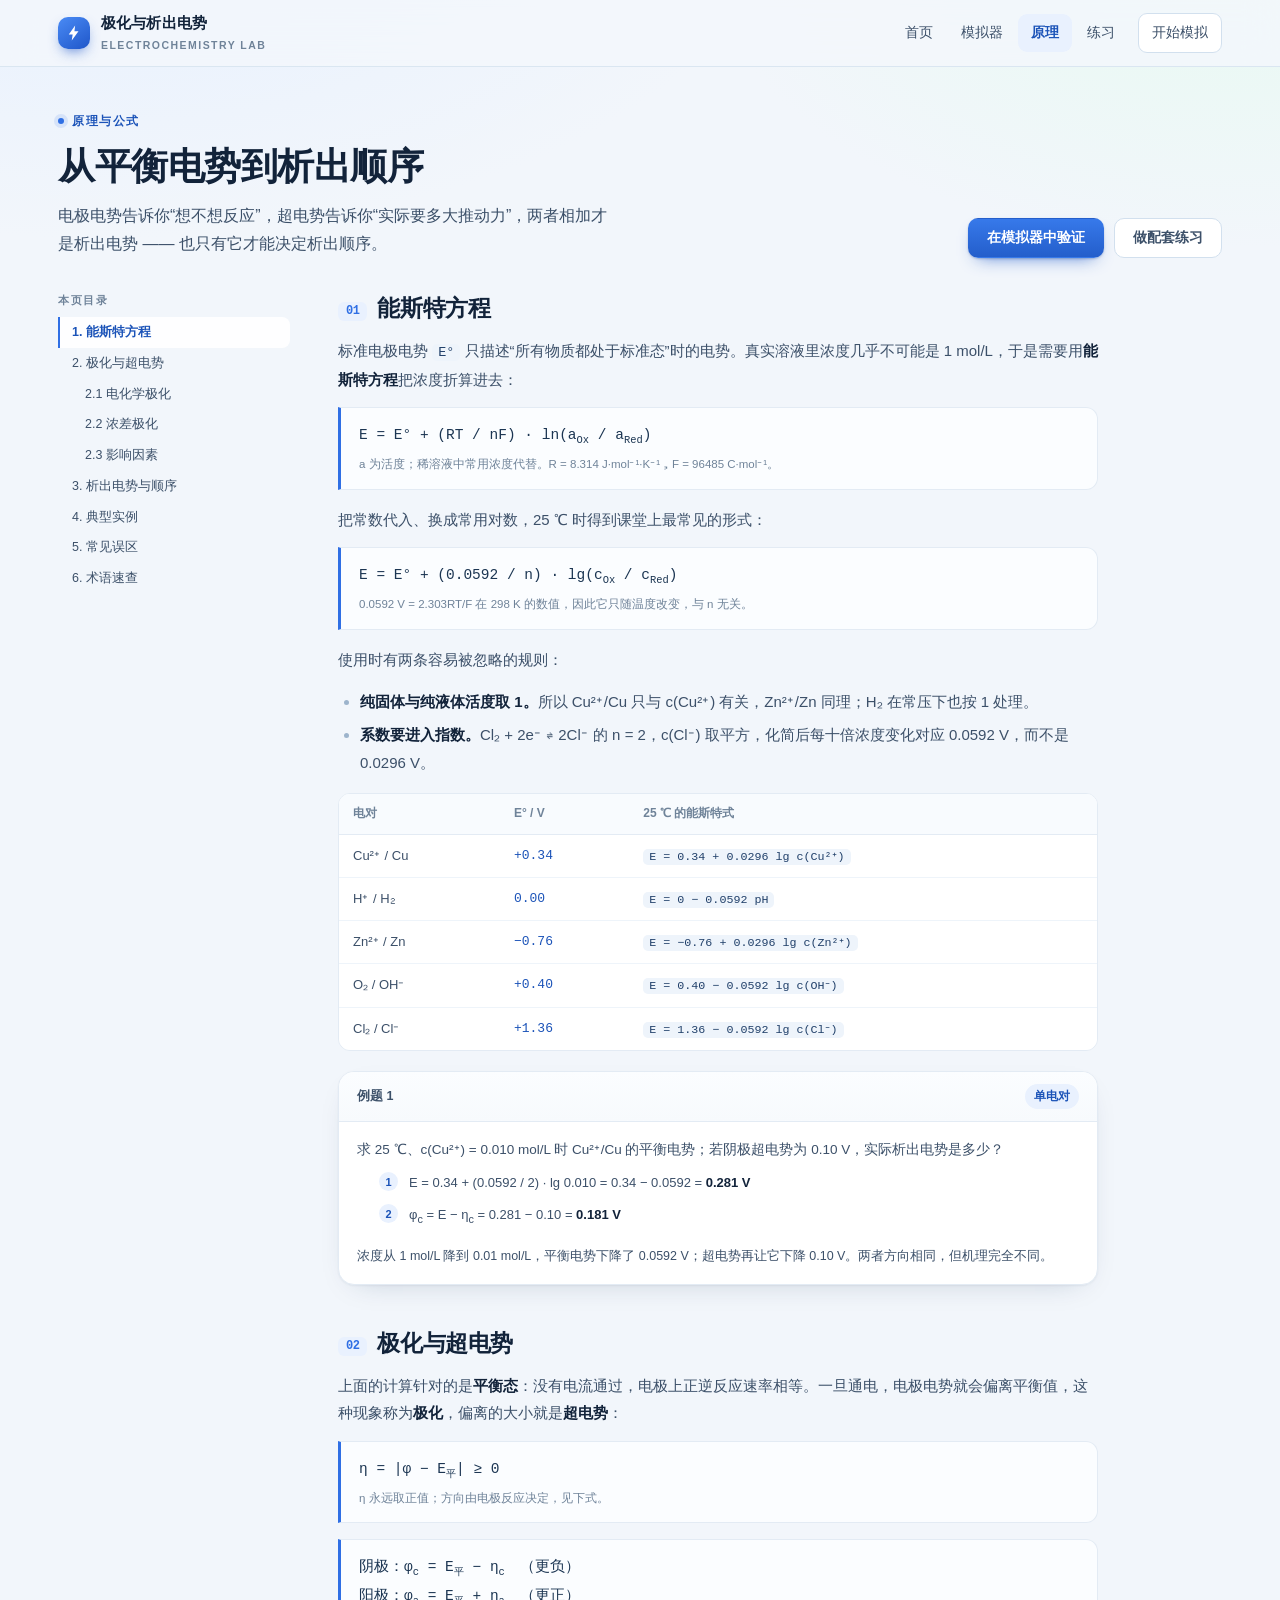
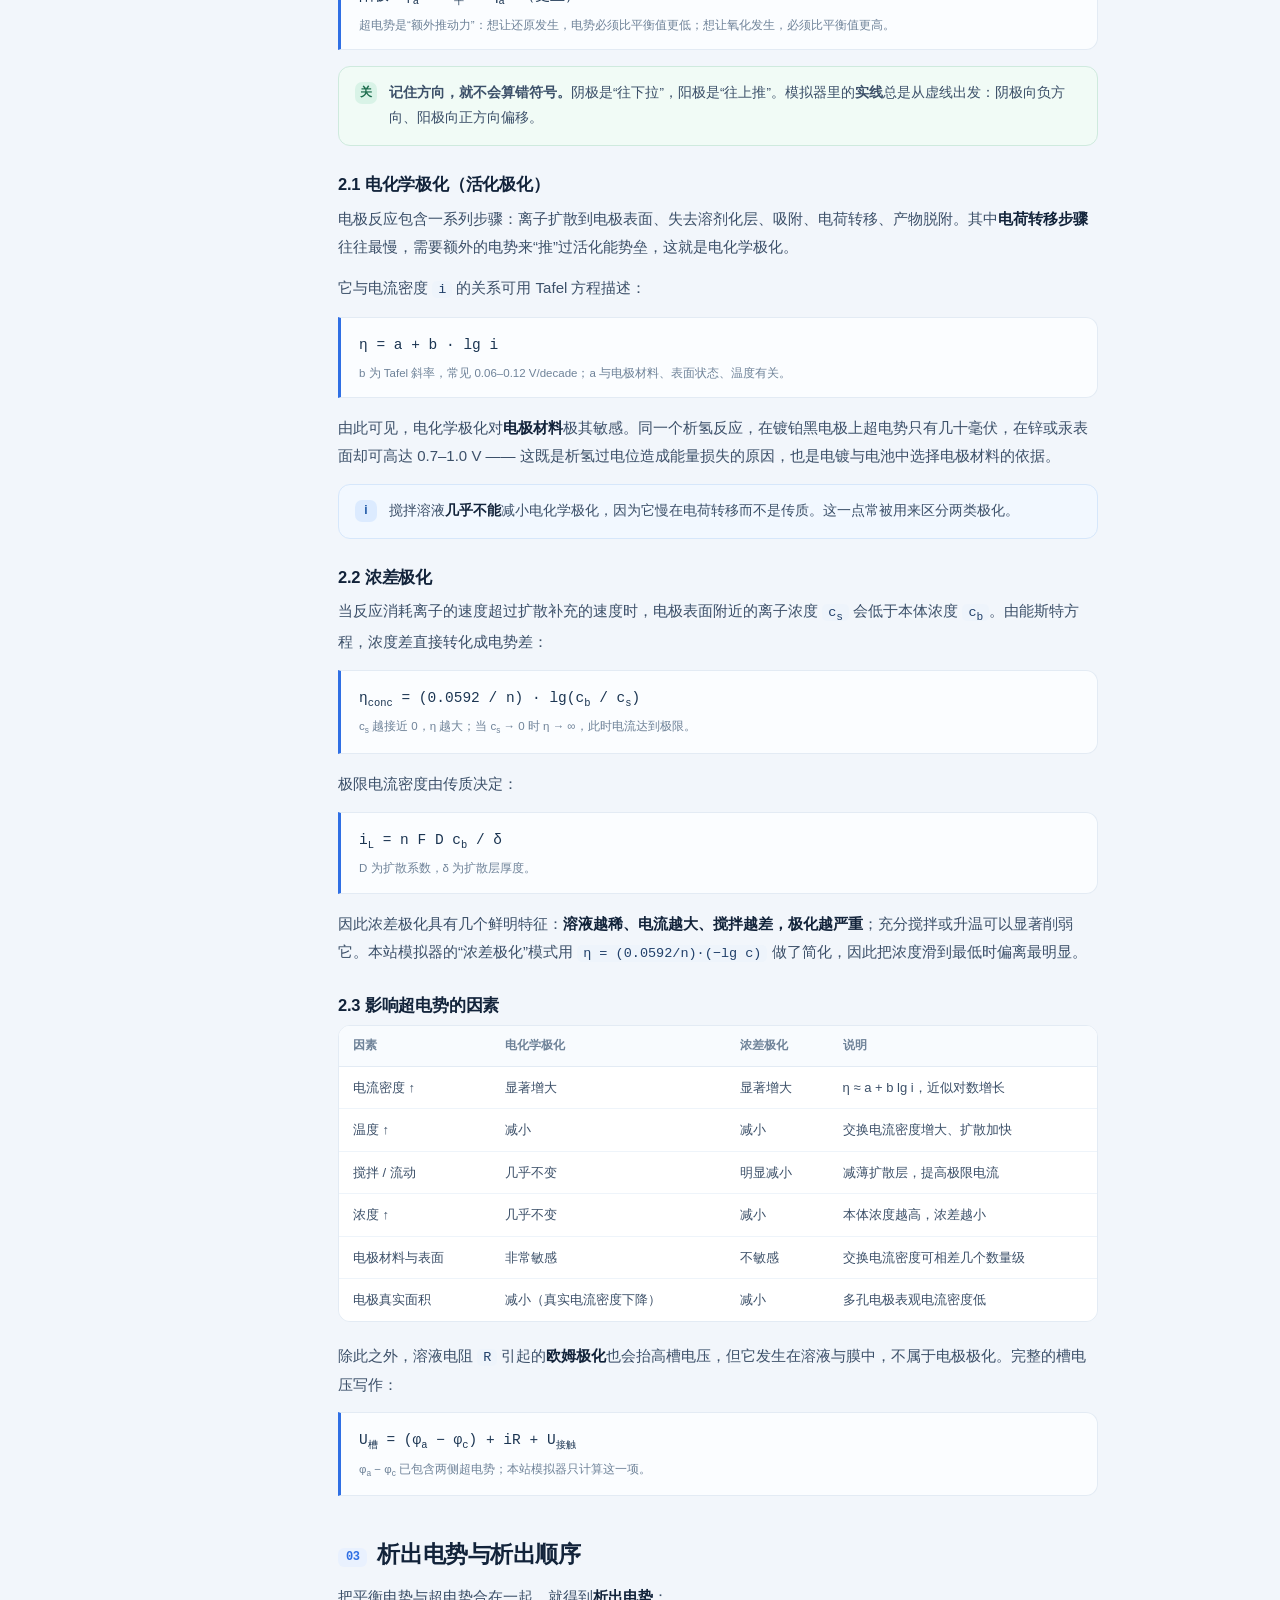
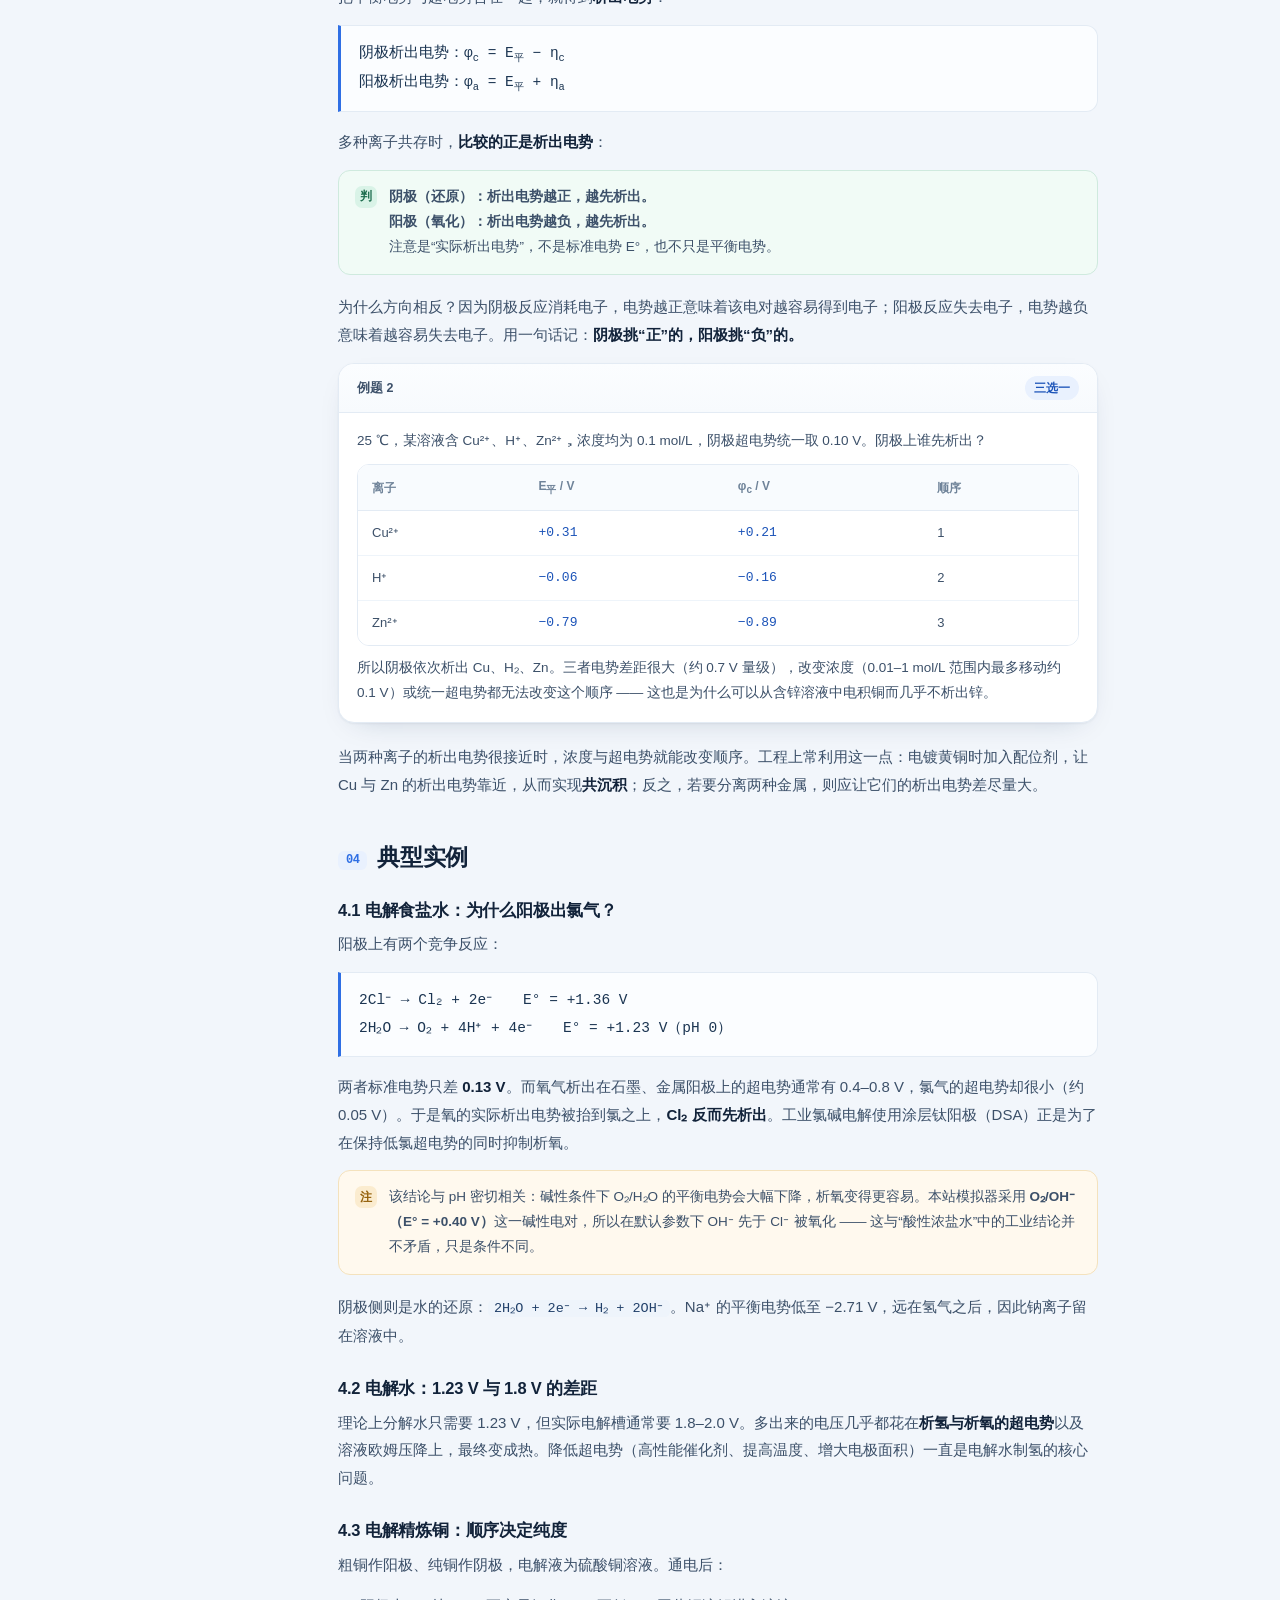
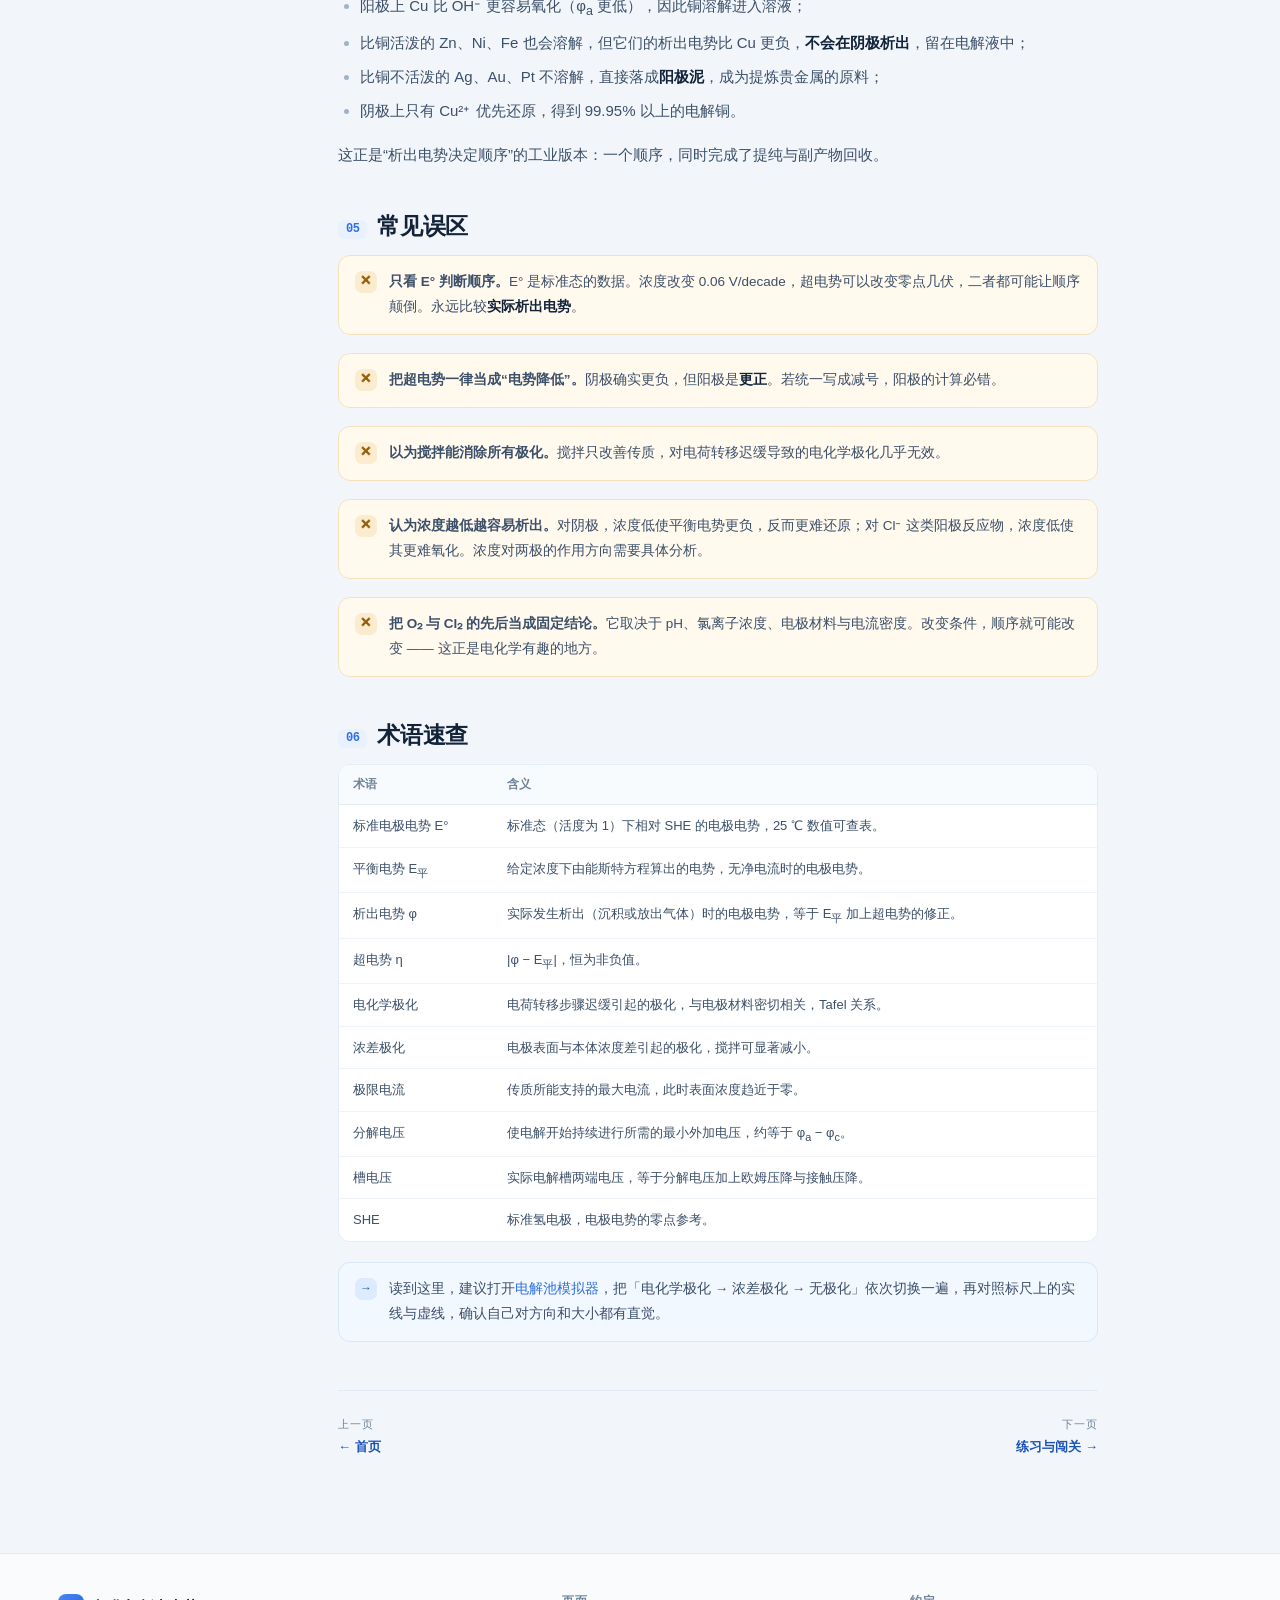
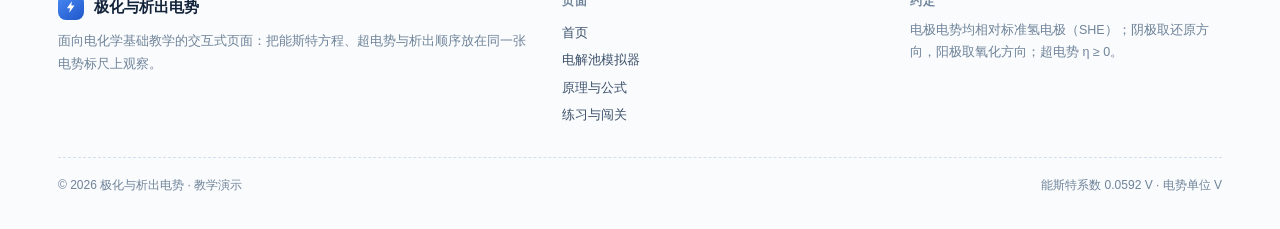
<file: theory.html>
<!DOCTYPE html>
<html lang="zh-CN">
<head>
<meta charset="UTF-8">
<meta name="viewport" content="width=device-width, initial-scale=1">
<title>原理与公式 · 极化与析出电势</title>
<meta name="description" content="能斯特方程、电化学极化与浓差极化、析出电势判据、电解食盐水等典型实例，以及常见误区。">
<link rel="icon" href="data:image/svg+xml,%3Csvg xmlns='http://www.w3.org/2000/svg' viewBox='0 0 24 24'%3E%3Crect width='24' height='24' rx='6' fill='%232f6fe4'/%3E%3Cpath d='M13.5 3 6 14h5l-1 6 8-11h-5l1-6Z' fill='white'/%3E%3C/svg%3E">
<link rel="stylesheet" href="assets/css/main.css">
</head>
<body>

<header class="site-header">
  <div class="wrap nav">
    <a class="brand" href="index.html">
      <span class="mark" aria-hidden="true">
        <svg viewBox="0 0 24 24" fill="none"><path d="M13.5 2 5 14h5.2L9 22l9-12.5h-5.4L13.5 2Z" fill="#fff"/></svg>
      </span>
      <span class="txt">极化与析出电势<small>Electrochemistry Lab</small></span>
    </a>
    <nav class="nav-links" aria-label="主导航">
      <a href="index.html">首页</a>
      <a href="simulator.html">模拟器</a>
      <a href="theory.html" aria-current="page">原理</a>
      <a href="practice.html">练习</a>
      <a href="simulator.html" class="nav-cta">开始模拟</a>
    </nav>
  </div>
</header>

<main class="wrap">
  <section class="page-head">
    <div>
      <p class="kicker">原理与公式</p>
      <h1>从平衡电势到析出顺序</h1>
      <p class="lead">电极电势告诉你“想不想反应”，超电势告诉你“实际要多大推动力”，两者相加才是析出电势 —— 也只有它才能决定析出顺序。</p>
    </div>
    <div class="head-actions">
      <a class="btn btn-primary" href="simulator.html">在模拟器中验证</a>
      <a class="btn btn-ghost" href="practice.html">做配套练习</a>
    </div>
  </section>

  <div class="article">
    <nav class="toc" aria-label="本页目录">
      <h2>本页目录</h2>
      <ol>
        <li><a href="#nernst">1. 能斯特方程</a></li>
        <li><a href="#polarization">2. 极化与超电势</a></li>
        <li><a href="#electrochem">　2.1 电化学极化</a></li>
        <li><a href="#conc">　2.2 浓差极化</a></li>
        <li><a href="#factors">　2.3 影响因素</a></li>
        <li><a href="#order">3. 析出电势与顺序</a></li>
        <li><a href="#cases">4. 典型实例</a></li>
        <li><a href="#myths">5. 常见误区</a></li>
        <li><a href="#glossary">6. 术语速查</a></li>
      </ol>
    </nav>

    <article class="prose">
      <h2 id="nernst"><span class="h-num">01</span>能斯特方程</h2>
      <p>标准电极电势 <code>E°</code> 只描述“所有物质都处于标准态”时的电势。真实溶液里浓度几乎不可能是 1 mol/L，于是需要用<strong>能斯特方程</strong>把浓度折算进去：</p>

      <div class="eq">
        E = E° + (RT / nF) · ln(a<sub>Ox</sub> / a<sub>Red</sub>)
        <span class="cap">a 为活度；稀溶液中常用浓度代替。R = 8.314 J·mol⁻¹·K⁻¹，F = 96485 C·mol⁻¹。</span>
      </div>

      <p>把常数代入、换成常用对数，25 ℃ 时得到课堂上最常见的形式：</p>

      <div class="eq">
        E = E° + (0.0592 / n) · lg(c<sub>Ox</sub> / c<sub>Red</sub>)
        <span class="cap">0.0592 V = 2.303RT/F 在 298 K 的数值，因此它只随温度改变，与 n 无关。</span>
      </div>

      <p>使用时有两条容易被忽略的规则：</p>
      <ul>
        <li><strong>纯固体与纯液体活度取 1。</strong>所以 Cu²⁺/Cu 只与 c(Cu²⁺) 有关，Zn²⁺/Zn 同理；H₂ 在常压下也按 1 处理。</li>
        <li><strong>系数要进入指数。</strong>Cl₂ + 2e⁻ ⇌ 2Cl⁻ 的 n = 2，c(Cl⁻) 取平方，化简后每十倍浓度变化对应 0.0592 V，而不是 0.0296 V。</li>
      </ul>

      <div class="table-wrap">
        <table class="data">
          <thead><tr><th>电对</th><th>E° / V</th><th>25 ℃ 的能斯特式</th></tr></thead>
          <tbody>
            <tr><td>Cu²⁺ / Cu</td><td class="num">+0.34</td><td><code>E = 0.34 + 0.0296 lg c(Cu²⁺)</code></td></tr>
            <tr><td>H⁺ / H₂</td><td class="num">0.00</td><td><code>E = 0 − 0.0592 pH</code></td></tr>
            <tr><td>Zn²⁺ / Zn</td><td class="num">−0.76</td><td><code>E = −0.76 + 0.0296 lg c(Zn²⁺)</code></td></tr>
            <tr><td>O₂ / OH⁻</td><td class="num">+0.40</td><td><code>E = 0.40 − 0.0592 lg c(OH⁻)</code></td></tr>
            <tr><td>Cl₂ / Cl⁻</td><td class="num">+1.36</td><td><code>E = 1.36 − 0.0592 lg c(Cl⁻)</code></td></tr>
          </tbody>
        </table>
      </div>

      <div class="example">
        <div class="ex-head">例题 1 <span class="tag">单电对</span></div>
        <div class="ex-body">
          <p>求 25 ℃、c(Cu²⁺) = 0.010 mol/L 时 Cu²⁺/Cu 的平衡电势；若阴极超电势为 0.10 V，实际析出电势是多少？</p>
          <ol class="steps-mini">
            <li>E = 0.34 + (0.0592 / 2) · lg 0.010 = 0.34 − 0.0592 = <strong>0.281 V</strong></li>
            <li>φ<sub>c</sub> = E − η<sub>c</sub> = 0.281 − 0.10 = <strong>0.181 V</strong></li>
          </ol>
          <p class="muted" style="font-size:12.5px">浓度从 1 mol/L 降到 0.01 mol/L，平衡电势下降了 0.0592 V；超电势再让它下降 0.10 V。两者方向相同，但机理完全不同。</p>
        </div>
      </div>

      <h2 id="polarization"><span class="h-num">02</span>极化与超电势</h2>
      <p>上面的计算针对的是<strong>平衡态</strong>：没有电流通过，电极上正逆反应速率相等。一旦通电，电极电势就会偏离平衡值，这种现象称为<strong>极化</strong>，偏离的大小就是<strong>超电势</strong>：</p>

      <div class="eq">
        η = |φ − E<sub>平</sub>| ≥ 0
        <span class="cap">η 永远取正值；方向由电极反应决定，见下式。</span>
      </div>

      <div class="eq">
        阴极：φ<sub>c</sub> = E<sub>平</sub> − η<sub>c</sub>　（更负）<br>
        阳极：φ<sub>a</sub> = E<sub>平</sub> + η<sub>a</sub>　（更正）
        <span class="cap">超电势是“额外推动力”：想让还原发生，电势必须比平衡值更低；想让氧化发生，必须比平衡值更高。</span>
      </div>

      <div class="callout key">
        <span class="ic">关</span>
        <p><b>记住方向，就不会算错符号。</b>阴极是“往下拉”，阳极是“往上推”。模拟器里的<b>实线</b>总是从虚线出发：阴极向负方向、阳极向正方向偏移。</p>
      </div>

      <h3 id="electrochem">2.1 电化学极化（活化极化）</h3>
      <p>电极反应包含一系列步骤：离子扩散到电极表面、失去溶剂化层、吸附、电荷转移、产物脱附。其中<strong>电荷转移步骤</strong>往往最慢，需要额外的电势来“推”过活化能势垒，这就是电化学极化。</p>
      <p>它与电流密度 <code>i</code> 的关系可用 Tafel 方程描述：</p>

      <div class="eq">
        η = a + b · lg i
        <span class="cap">b 为 Tafel 斜率，常见 0.06–0.12 V/decade；a 与电极材料、表面状态、温度有关。</span>
      </div>

      <p>由此可见，电化学极化对<strong>电极材料</strong>极其敏感。同一个析氢反应，在镀铂黑电极上超电势只有几十毫伏，在锌或汞表面却可高达 0.7–1.0 V —— 这既是析氢过电位造成能量损失的原因，也是电镀与电池中选择电极材料的依据。</p>

      <div class="callout tip">
        <span class="ic">i</span>
        <p>搅拌溶液<strong>几乎不能</strong>减小电化学极化，因为它慢在电荷转移而不是传质。这一点常被用来区分两类极化。</p>
      </div>

      <h3 id="conc">2.2 浓差极化</h3>
      <p>当反应消耗离子的速度超过扩散补充的速度时，电极表面附近的离子浓度 <code>c<sub>s</sub></code> 会低于本体浓度 <code>c<sub>b</sub></code>。由能斯特方程，浓度差直接转化成电势差：</p>

      <div class="eq">
        η<sub>conc</sub> = (0.0592 / n) · lg(c<sub>b</sub> / c<sub>s</sub>)
        <span class="cap">c<sub>s</sub> 越接近 0，η 越大；当 c<sub>s</sub> → 0 时 η → ∞，此时电流达到极限。</span>
      </div>

      <p>极限电流密度由传质决定：</p>

      <div class="eq">
        i<sub>L</sub> = n F D c<sub>b</sub> / δ
        <span class="cap">D 为扩散系数，δ 为扩散层厚度。</span>
      </div>

      <p>因此浓差极化具有几个鲜明特征：<strong>溶液越稀、电流越大、搅拌越差，极化越严重</strong>；充分搅拌或升温可以显著削弱它。本站模拟器的“浓差极化”模式用 <code>η = (0.0592/n)·(−lg c)</code> 做了简化，因此把浓度滑到最低时偏离最明显。</p>

      <h3 id="factors">2.3 影响超电势的因素</h3>
      <div class="table-wrap">
        <table class="data">
          <thead><tr><th>因素</th><th>电化学极化</th><th>浓差极化</th><th>说明</th></tr></thead>
          <tbody>
            <tr><td>电流密度 ↑</td><td>显著增大</td><td>显著增大</td><td>η ≈ a + b lg i，近似对数增长</td></tr>
            <tr><td>温度 ↑</td><td>减小</td><td>减小</td><td>交换电流密度增大、扩散加快</td></tr>
            <tr><td>搅拌 / 流动</td><td>几乎不变</td><td>明显减小</td><td>减薄扩散层，提高极限电流</td></tr>
            <tr><td>浓度 ↑</td><td>几乎不变</td><td>减小</td><td>本体浓度越高，浓差越小</td></tr>
            <tr><td>电极材料与表面</td><td>非常敏感</td><td>不敏感</td><td>交换电流密度可相差几个数量级</td></tr>
            <tr><td>电极真实面积</td><td>减小（真实电流密度下降）</td><td>减小</td><td>多孔电极表观电流密度低</td></tr>
          </tbody>
        </table>
      </div>

      <p>除此之外，溶液电阻 <code>R</code> 引起的<strong>欧姆极化</strong>也会抬高槽电压，但它发生在溶液与膜中，不属于电极极化。完整的槽电压写作：</p>

      <div class="eq">
        U<sub>槽</sub> = (φ<sub>a</sub> − φ<sub>c</sub>) + iR + U<sub>接触</sub>
        <span class="cap">φ<sub>a</sub> − φ<sub>c</sub> 已包含两侧超电势；本站模拟器只计算这一项。</span>
      </div>

      <h2 id="order"><span class="h-num">03</span>析出电势与析出顺序</h2>
      <p>把平衡电势与超电势合在一起，就得到<strong>析出电势</strong>：</p>

      <div class="eq">
        阴极析出电势：φ<sub>c</sub> = E<sub>平</sub> − η<sub>c</sub><br>
        阳极析出电势：φ<sub>a</sub> = E<sub>平</sub> + η<sub>a</sub>
      </div>

      <p>多种离子共存时，<strong>比较的正是析出电势</strong>：</p>

      <div class="callout key">
        <span class="ic">判</span>
        <p><b>阴极（还原）：析出电势越正，越先析出。</b><br><b>阳极（氧化）：析出电势越负，越先析出。</b><br>注意是“实际析出电势”，不是标准电势 E°，也不只是平衡电势。</p>
      </div>

      <p>为什么方向相反？因为阴极反应消耗电子，电势越正意味着该电对越容易得到电子；阳极反应失去电子，电势越负意味着越容易失去电子。用一句话记：<strong>阴极挑“正”的，阳极挑“负”的。</strong></p>

      <div class="example">
        <div class="ex-head">例题 2 <span class="tag">三选一</span></div>
        <div class="ex-body">
          <p>25 ℃，某溶液含 Cu²⁺、H⁺、Zn²⁺，浓度均为 0.1 mol/L，阴极超电势统一取 0.10 V。阴极上谁先析出？</p>
          <div class="table-wrap" style="margin:10px 0 0">
            <table class="data">
              <thead><tr><th>离子</th><th>E<sub>平</sub> / V</th><th>φ<sub>c</sub> / V</th><th>顺序</th></tr></thead>
              <tbody>
                <tr><td>Cu²⁺</td><td class="num">+0.31</td><td class="num">+0.21</td><td>1</td></tr>
                <tr><td>H⁺</td><td class="num">−0.06</td><td class="num">−0.16</td><td>2</td></tr>
                <tr><td>Zn²⁺</td><td class="num">−0.79</td><td class="num">−0.89</td><td>3</td></tr>
              </tbody>
            </table>
          </div>
          <p style="margin-top:10px">所以阴极依次析出 Cu、H₂、Zn。三者电势差距很大（约 0.7 V 量级），改变浓度（0.01–1 mol/L 范围内最多移动约 0.1 V）或统一超电势都无法改变这个顺序 —— 这也是为什么可以从含锌溶液中电积铜而几乎不析出锌。</p>
        </div>
      </div>

      <p>当两种离子的析出电势很接近时，浓度与超电势就能改变顺序。工程上常利用这一点：电镀黄铜时加入配位剂，让 Cu 与 Zn 的析出电势靠近，从而实现<strong>共沉积</strong>；反之，若要分离两种金属，则应让它们的析出电势差尽量大。</p>

      <h2 id="cases"><span class="h-num">04</span>典型实例</h2>

      <h3>4.1 电解食盐水：为什么阳极出氯气？</h3>
      <p>阳极上有两个竞争反应：</p>
      <div class="eq">
        2Cl⁻ → Cl₂ + 2e⁻　　E° = +1.36 V<br>
        2H₂O → O₂ + 4H⁺ + 4e⁻　　E° = +1.23 V（pH 0）
      </div>
      <p>两者标准电势只差 <strong>0.13 V</strong>。而氧气析出在石墨、金属阳极上的超电势通常有 0.4–0.8 V，氯气的超电势却很小（约 0.05 V）。于是氧的实际析出电势被抬到氯之上，<strong>Cl₂ 反而先析出</strong>。工业氯碱电解使用涂层钛阳极（DSA）正是为了在保持低氯超电势的同时抑制析氧。</p>
      <div class="callout warn">
        <span class="ic">注</span>
        <p>该结论与 pH 密切相关：碱性条件下 O₂/H₂O 的平衡电势会大幅下降，析氧变得更容易。本站模拟器采用 <b>O₂/OH⁻（E° = +0.40 V）</b>这一碱性电对，所以在默认参数下 OH⁻ 先于 Cl⁻ 被氧化 —— 这与“酸性浓盐水”中的工业结论并不矛盾，只是条件不同。</p>
      </div>
      <p>阴极侧则是水的还原：<code>2H₂O + 2e⁻ → H₂ + 2OH⁻</code>。Na⁺ 的平衡电势低至 −2.71 V，远在氢气之后，因此钠离子留在溶液中。</p>

      <h3>4.2 电解水：1.23 V 与 1.8 V 的差距</h3>
      <p>理论上分解水只需要 1.23 V，但实际电解槽通常要 1.8–2.0 V。多出来的电压几乎都花在<strong>析氢与析氧的超电势</strong>以及溶液欧姆压降上，最终变成热。降低超电势（高性能催化剂、提高温度、增大电极面积）一直是电解水制氢的核心问题。</p>

      <h3>4.3 电解精炼铜：顺序决定纯度</h3>
      <p>粗铜作阳极、纯铜作阴极，电解液为硫酸铜溶液。通电后：</p>
      <ul>
        <li>阳极上 Cu 比 OH⁻ 更容易氧化（φ<sub>a</sub> 更低），因此铜溶解进入溶液；</li>
        <li>比铜活泼的 Zn、Ni、Fe 也会溶解，但它们的析出电势比 Cu 更负，<strong>不会在阴极析出</strong>，留在电解液中；</li>
        <li>比铜不活泼的 Ag、Au、Pt 不溶解，直接落成<strong>阳极泥</strong>，成为提炼贵金属的原料；</li>
        <li>阴极上只有 Cu²⁺ 优先还原，得到 99.95% 以上的电解铜。</li>
      </ul>
      <p>这正是“析出电势决定顺序”的工业版本：一个顺序，同时完成了提纯与副产物回收。</p>

      <h2 id="myths"><span class="h-num">05</span>常见误区</h2>

      <div class="callout warn">
        <span class="ic">✕</span>
        <p><b>只看 E° 判断顺序。</b>E° 是标准态的数据。浓度改变 0.06 V/decade，超电势可以改变零点几伏，二者都可能让顺序颠倒。永远比较<strong>实际析出电势</strong>。</p>
      </div>
      <div class="callout warn">
        <span class="ic">✕</span>
        <p><b>把超电势一律当成“电势降低”。</b>阴极确实更负，但阳极是<strong>更正</strong>。若统一写成减号，阳极的计算必错。</p>
      </div>
      <div class="callout warn">
        <span class="ic">✕</span>
        <p><b>以为搅拌能消除所有极化。</b>搅拌只改善传质，对电荷转移迟缓导致的电化学极化几乎无效。</p>
      </div>
      <div class="callout warn">
        <span class="ic">✕</span>
        <p><b>认为浓度越低越容易析出。</b>对阴极，浓度低使平衡电势更负，反而更难还原；对 Cl⁻ 这类阳极反应物，浓度低使其更难氧化。浓度对两极的作用方向需要具体分析。</p>
      </div>
      <div class="callout warn">
        <span class="ic">✕</span>
        <p><b>把 O₂ 与 Cl₂ 的先后当成固定结论。</b>它取决于 pH、氯离子浓度、电极材料与电流密度。改变条件，顺序就可能改变 —— 这正是电化学有趣的地方。</p>
      </div>

      <h2 id="glossary"><span class="h-num">06</span>术语速查</h2>
      <div class="table-wrap">
        <table class="data">
          <thead><tr><th>术语</th><th>含义</th></tr></thead>
          <tbody>
            <tr><td>标准电极电势 E°</td><td>标准态（活度为 1）下相对 SHE 的电极电势，25 ℃ 数值可查表。</td></tr>
            <tr><td>平衡电势 E<sub>平</sub></td><td>给定浓度下由能斯特方程算出的电势，无净电流时的电极电势。</td></tr>
            <tr><td>析出电势 φ</td><td>实际发生析出（沉积或放出气体）时的电极电势，等于 E<sub>平</sub> 加上超电势的修正。</td></tr>
            <tr><td>超电势 η</td><td>|φ − E<sub>平</sub>|，恒为非负值。</td></tr>
            <tr><td>电化学极化</td><td>电荷转移步骤迟缓引起的极化，与电极材料密切相关，Tafel 关系。</td></tr>
            <tr><td>浓差极化</td><td>电极表面与本体浓度差引起的极化，搅拌可显著减小。</td></tr>
            <tr><td>极限电流</td><td>传质所能支持的最大电流，此时表面浓度趋近于零。</td></tr>
            <tr><td>分解电压</td><td>使电解开始持续进行所需的最小外加电压，约等于 φ<sub>a</sub> − φ<sub>c</sub>。</td></tr>
            <tr><td>槽电压</td><td>实际电解槽两端电压，等于分解电压加上欧姆压降与接触压降。</td></tr>
            <tr><td>SHE</td><td>标准氢电极，电极电势的零点参考。</td></tr>
          </tbody>
        </table>
      </div>

      <div class="callout tip">
        <span class="ic">→</span>
        <p>读到这里，建议打开<a href="simulator.html">电解池模拟器</a>，把「电化学极化 → 浓差极化 → 无极化」依次切换一遍，再对照标尺上的实线与虚线，确认自己对方向和大小都有直觉。</p>
      </div>

      <div class="pager">
        <a href="index.html"><span>上一页</span>← 首页</a>
        <a href="practice.html" style="text-align:right"><span>下一页</span>练习与闯关 →</a>
      </div>
    </article>
  </div>
</main>

<footer class="site-footer">
  <div class="wrap">
    <div class="foot-grid">
      <div>
        <div class="foot-brand">
          <span class="mark" aria-hidden="true"><svg viewBox="0 0 24 24" fill="none"><path d="M13.5 2 5 14h5.2L9 22l9-12.5h-5.4L13.5 2Z" fill="#fff"/></svg></span>
          极化与析出电势
        </div>
        <p>面向电化学基础教学的交互式页面：把能斯特方程、超电势与析出顺序放在同一张电势标尺上观察。</p>
      </div>
      <div class="foot-col">
        <h4>页面</h4>
        <a href="index.html">首页</a>
        <a href="simulator.html">电解池模拟器</a>
        <a href="theory.html">原理与公式</a>
        <a href="practice.html">练习与闯关</a>
      </div>
      <div class="foot-col">
        <h4>约定</h4>
        <p>电极电势均相对标准氢电极（SHE）；阴极取还原方向，阳极取氧化方向；超电势 η ≥ 0。</p>
      </div>
    </div>
    <div class="foot-bottom">
      <span>© 2026 极化与析出电势 · 教学演示</span>
      <span>能斯特系数 0.0592 V · 电势单位 V</span>
    </div>
  </div>
</footer>

<script src="assets/js/site.js"></script>
</body>
</html>
</file>
<file: assets/css/main.css>
/* ============================================================
   极化与析出电势 · 站点样式
   1. 设计变量   2. 基础重置   3. 通用组件   4. 页头页脚
   5. 首页       6. 原理页     7. 模拟器     8. 练习页
   9. 响应式    10. 动效与无障碍
   ============================================================ */

/* ---------- 1. 设计变量 ---------- */
:root {
  --bg: #f2f6fb;
  --surface: #ffffff;
  --surface-2: #f7fafd;
  --ink: #12233a;
  --ink-2: #3c5069;
  --muted: #6f8399;
  --line: #e3ebf4;
  --line-2: #d2e0ee;
  --brand: #2f6fe4;
  --brand-d: #1b53b8;
  --brand-soft: #e9f1fe;
  --cathode: #c9702f;
  --anode: #2f9e6b;
  --gold: #e69a00;
  --ok: #2fa05a;
  --danger: #d9534f;
  --sans: -apple-system, BlinkMacSystemFont, "Segoe UI", "PingFang SC",
    "Hiragino Sans GB", "Microsoft YaHei", "Source Han Sans SC", sans-serif;
  --mono: ui-monospace, SFMono-Regular, "SF Mono", Menlo, Consolas,
    "Liberation Mono", monospace;
  --r-sm: 8px;
  --r-md: 12px;
  --r-lg: 16px;
  --r-xl: 22px;
  --shadow: 0 1px 2px rgba(16, 42, 80, 0.05), 0 10px 30px -18px rgba(16, 42, 80, 0.28);
  --shadow-hover: 0 2px 4px rgba(16, 42, 80, 0.05), 0 22px 48px -24px rgba(16, 42, 80, 0.35);
  --ease: cubic-bezier(0.2, 0.7, 0.3, 1);
}

/* ---------- 2. 基础重置 ---------- */
*,
*::before,
*::after { box-sizing: border-box; }

html {
  -webkit-text-size-adjust: 100%;
  scroll-behavior: smooth;
}

body {
  margin: 0;
  font-family: var(--sans);
  font-size: 15px;
  line-height: 1.65;
  color: var(--ink);
  background:
    radial-gradient(1100px 560px at 8% -12%, #e6f0ff 0%, rgba(230, 240, 255, 0) 62%),
    radial-gradient(900px 520px at 96% -6%, #e7faf1 0%, rgba(231, 250, 241, 0) 58%),
    var(--bg);
  background-attachment: fixed;
  -webkit-font-smoothing: antialiased;
  text-rendering: optimizeLegibility;
}

h1, h2, h3, h4 {
  margin: 0;
  line-height: 1.25;
  letter-spacing: -0.012em;
  font-weight: 650;
}

p { margin: 0; }
ul, ol { margin: 0; }
img, svg, canvas { display: block; max-width: 100%; }
a { color: var(--brand); text-decoration: none; }
a:hover { color: var(--brand-d); }
button { font: inherit; color: inherit; }
input, select, textarea { font: inherit; color: inherit; }
table { border-collapse: collapse; }

:focus-visible {
  outline: 2px solid var(--brand);
  outline-offset: 2px;
  border-radius: 4px;
}

::selection { background: #cfe1ff; }

/* ---------- 3. 通用组件 ---------- */
.wrap {
  width: 100%;
  max-width: 1220px;
  margin: 0 auto;
  padding: 0 28px;
}

.kicker {
  display: inline-flex;
  align-items: center;
  gap: 8px;
  font-size: 11.5px;
  font-weight: 650;
  letter-spacing: 0.14em;
  text-transform: uppercase;
  color: var(--brand-d);
}

.kicker::before {
  content: "";
  width: 6px;
  height: 6px;
  border-radius: 50%;
  background: var(--brand);
  box-shadow: 0 0 0 4px rgba(47, 111, 228, 0.12);
}

.lead {
  font-size: 16px;
  line-height: 1.75;
  color: var(--ink-2);
}

.muted { color: var(--muted); }
.mono { font-family: var(--mono); font-variant-numeric: tabular-nums; }

.card {
  background: var(--surface);
  border: 1px solid var(--line);
  border-radius: var(--r-lg);
  box-shadow: var(--shadow);
}

.btn {
  display: inline-flex;
  align-items: center;
  justify-content: center;
  gap: 8px;
  padding: 11px 18px;
  border: 1px solid transparent;
  border-radius: 10px;
  font-size: 13.5px;
  font-weight: 600;
  line-height: 1.2;
  cursor: pointer;
  transition: background 0.18s var(--ease), border-color 0.18s var(--ease),
    color 0.18s var(--ease), transform 0.18s var(--ease), box-shadow 0.18s var(--ease);
  text-decoration: none;
  white-space: nowrap;
}

.btn-primary {
  background: linear-gradient(180deg, #3779ea, #245ecb);
  color: #fff;
  box-shadow: 0 1px 2px rgba(20, 60, 140, 0.25), 0 8px 18px -10px rgba(36, 94, 203, 0.9);
}

.btn-primary:hover {
  background: linear-gradient(180deg, #2f6fe4, #1d54bb);
  color: #fff;
  transform: translateY(-1px);
}

.btn-ghost {
  background: #fff;
  border-color: var(--line-2);
  color: var(--ink-2);
}

.btn-ghost:hover {
  border-color: #b9d2f0;
  color: var(--brand-d);
  background: #f8fbff;
}

.btn-sm { padding: 8px 13px; font-size: 12.5px; border-radius: 9px; }

.btn[disabled] { opacity: 0.5; cursor: not-allowed; transform: none; }

.tag {
  display: inline-flex;
  align-items: center;
  gap: 5px;
  padding: 3px 9px;
  border-radius: 999px;
  font-size: 11.5px;
  font-weight: 600;
  background: var(--brand-soft);
  color: var(--brand-d);
  white-space: nowrap;
}

.tag-gold { background: #fff4dc; color: #8a5a00; }
.tag-green { background: #e9f8f0; color: #1d6b47; }
.tag-line { background: #fff; border: 1px solid var(--line-2); color: var(--ink-2); font-weight: 500; }

/* ---------- 4. 页头与页脚 ---------- */
.site-header {
  position: sticky;
  top: 0;
  z-index: 50;
  backdrop-filter: blur(16px);
  -webkit-backdrop-filter: blur(16px);
  background: rgba(243, 247, 252, 0.84);
  border-bottom: 1px solid rgba(210, 224, 238, 0.75);
}

.nav {
  height: 66px;
  display: flex;
  align-items: center;
  gap: 26px;
}

.brand {
  display: flex;
  align-items: center;
  gap: 11px;
  color: var(--ink);
  font-weight: 700;
  font-size: 15px;
  letter-spacing: 0.01em;
}

.brand:hover { color: var(--ink); }

.brand .mark {
  width: 32px;
  height: 32px;
  flex: none;
  border-radius: 10px;
  background: linear-gradient(145deg, #4a8bf5, #1f56c9);
  display: grid;
  place-items: center;
  box-shadow: 0 6px 14px -5px rgba(31, 86, 201, 0.8);
}

.brand .mark svg { width: 18px; height: 18px; }

.brand .txt small {
  display: block;
  font-size: 10.5px;
  font-weight: 550;
  letter-spacing: 0.14em;
  text-transform: uppercase;
  color: var(--muted);
  margin-top: 1px;
}

.nav-links {
  margin-left: auto;
  display: flex;
  align-items: center;
  gap: 2px;
}

.nav-links a {
  padding: 8px 13px;
  border-radius: 9px;
  font-size: 13.5px;
  font-weight: 550;
  color: var(--ink-2);
  transition: background 0.16s, color 0.16s;
}

.nav-links a:hover { background: rgba(47, 111, 228, 0.08); color: var(--brand-d); }

.nav-links a[aria-current="page"] {
  background: var(--brand-soft);
  color: var(--brand-d);
  font-weight: 650;
}

.nav-links .nav-cta {
  margin-left: 8px;
  background: #fff;
  border: 1px solid var(--line-2);
  color: var(--ink-2);
}

.nav-links .nav-cta:hover { border-color: #b9d2f0; color: var(--brand-d); }

.site-footer {
  margin-top: 40px;
  border-top: 1px solid var(--line);
  background: rgba(255, 255, 255, 0.55);
  padding: 40px 0 34px;
}

.foot-grid {
  display: grid;
  grid-template-columns: 1.5fr 1fr 1fr;
  gap: 36px;
  align-items: start;
}

.foot-brand {
  display: flex;
  align-items: center;
  gap: 10px;
  font-weight: 700;
  margin-bottom: 10px;
}

.foot-brand .mark {
  width: 26px;
  height: 26px;
  border-radius: 8px;
  background: linear-gradient(145deg, #4a8bf5, #1f56c9);
  display: grid;
  place-items: center;
}

.foot-brand .mark svg { width: 14px; height: 14px; }

.foot-grid p { font-size: 12.5px; color: var(--muted); line-height: 1.8; }

.foot-col h4 {
  font-size: 11.5px;
  letter-spacing: 0.12em;
  text-transform: uppercase;
  color: var(--muted);
  margin-bottom: 10px;
  font-weight: 650;
}

.foot-col a {
  display: block;
  font-size: 13px;
  color: var(--ink-2);
  padding: 3px 0;
}

.foot-col a:hover { color: var(--brand-d); }

.foot-bottom {
  margin-top: 28px;
  padding-top: 18px;
  border-top: 1px dashed var(--line-2);
  display: flex;
  justify-content: space-between;
  gap: 16px;
  flex-wrap: wrap;
  font-size: 12px;
  color: var(--muted);
}

/* ---------- 5. 首页 ---------- */
.hero {
  display: grid;
  grid-template-columns: 1.04fr 0.96fr;
  gap: 54px;
  align-items: center;
  padding: 58px 0 34px;
}

.hero h1 {
  font-size: clamp(34px, 4.6vw, 52px);
  margin: 18px 0 16px;
  letter-spacing: -0.028em;
  background: linear-gradient(112deg, #0e1f36 0%, #1c4c99 52%, #1f7a5c 100%);
  -webkit-background-clip: text;
  background-clip: text;
  color: transparent;
}

.hero .lead { max-width: 50ch; }

.hero-actions {
  display: flex;
  gap: 12px;
  flex-wrap: wrap;
  margin-top: 28px;
}

.hero-meta {
  display: flex;
  gap: 18px;
  flex-wrap: wrap;
  margin-top: 22px;
  font-size: 12.5px;
  color: var(--muted);
}

.hero-meta span { display: inline-flex; align-items: center; gap: 6px; }

.hero-meta svg { width: 14px; height: 14px; opacity: 0.75; }

.hero-art {
  position: relative;
  padding: 8px;
}

.hero-art::before {
  content: "";
  position: absolute;
  inset: 6% 4% 10%;
  border-radius: 50%;
  background: radial-gradient(closest-side, rgba(47, 111, 228, 0.16), rgba(47, 111, 228, 0));
  filter: blur(6px);
  z-index: -1;
}

.cell-art { width: 100%; height: auto; }

.cell-art text {
  font-family: var(--sans);
  fill: #52677f;
}

.facts {
  display: grid;
  grid-template-columns: repeat(3, 1fr);
  gap: 1px;
  background: var(--line);
  border: 1px solid var(--line);
  border-radius: var(--r-lg);
  overflow: hidden;
  margin: 10px 0 64px;
}

.fact {
  background: rgba(255, 255, 255, 0.78);
  padding: 18px 22px;
}

.fact b {
  display: block;
  font-size: 21px;
  font-weight: 680;
  letter-spacing: -0.02em;
  font-variant-numeric: tabular-nums;
}

.fact b small { font-size: 12px; font-weight: 550; color: var(--muted); margin-left: 4px; }

.fact span { font-size: 12.5px; color: var(--muted); }

.section { padding: 26px 0; }

.section-head {
  display: flex;
  justify-content: space-between;
  align-items: flex-end;
  gap: 24px;
  margin-bottom: 24px;
}

.section-head h2 { font-size: clamp(23px, 2.6vw, 30px); }

.section-head p { font-size: 14px; color: var(--muted); max-width: 46ch; margin-top: 8px; }

.grid-3 {
  display: grid;
  grid-template-columns: repeat(3, 1fr);
  gap: 18px;
}

.grid-2 {
  display: grid;
  grid-template-columns: repeat(2, 1fr);
  gap: 18px;
}

.concept {
  position: relative;
  display: flex;
  flex-direction: column;
  gap: 10px;
  padding: 24px;
  transition: transform 0.22s var(--ease), box-shadow 0.22s var(--ease), border-color 0.22s;
  overflow: hidden;
}

.concept::after {
  content: "";
  position: absolute;
  inset: auto -40px -70px auto;
  width: 150px;
  height: 150px;
  border-radius: 50%;
  background: radial-gradient(closest-side, rgba(47, 111, 228, 0.08), transparent);
  opacity: 0;
  transition: opacity 0.25s;
}

.concept:hover {
  transform: translateY(-3px);
  box-shadow: var(--shadow-hover);
  border-color: #c9dcf3;
}

.concept:hover::after { opacity: 1; }

.concept .num {
  font-family: var(--mono);
  font-size: 11.5px;
  color: #9aabc0;
  letter-spacing: 0.12em;
}

.concept h3 { font-size: 17px; }

.concept p { font-size: 13.5px; color: var(--ink-2); line-height: 1.75; }

.concept .go {
  margin-top: auto;
  padding-top: 6px;
  font-size: 12.5px;
  font-weight: 650;
  color: var(--brand);
  display: inline-flex;
  align-items: center;
  gap: 5px;
}

.concept .go::after { content: "→"; transition: transform 0.2s; }

.concept:hover .go::after { transform: translateX(4px); }

.icon-tile {
  width: 40px;
  height: 40px;
  border-radius: 12px;
  display: grid;
  place-items: center;
  background: var(--brand-soft);
  color: var(--brand-d);
}

.icon-tile svg { width: 21px; height: 21px; }

.preview {
  display: grid;
  grid-template-columns: 0.86fr 1.14fr;
  gap: 0;
  overflow: hidden;
}

.preview-copy {
  padding: 32px;
  display: flex;
  flex-direction: column;
  gap: 12px;
  border-right: 1px solid var(--line);
  background: linear-gradient(160deg, #fbfdff, #f4f9ff);
}

.preview-copy h3 { font-size: 19px; }
.preview-copy p { font-size: 13.5px; color: var(--ink-2); line-height: 1.8; }
.preview-copy .tag { align-self: flex-start; }

.preview-chart { padding: 28px 30px 24px; }

.chart-title {
  display: flex;
  justify-content: space-between;
  align-items: baseline;
  gap: 12px;
  flex-wrap: wrap;
  margin-bottom: 18px;
}

.chart-title b { font-size: 12.5px; font-weight: 650; color: var(--ink-2); }
.chart-title span { font-size: 11.5px; color: var(--muted); }

.bars { display: flex; flex-direction: column; gap: 9px; }

.bar-row {
  display: grid;
  grid-template-columns: 58px minmax(0, 1fr) 62px;
  align-items: center;
  gap: 12px;
}

.bar-row .nm { font-size: 12.5px; font-weight: 600; color: var(--ink-2); }
.bar-row .val { font-family: var(--mono); font-size: 12px; text-align: right; color: var(--brand-d); font-variant-numeric: tabular-nums; }

.track {
  position: relative;
  height: 12px;
  border-radius: 99px;
  background: #eef4fb;
  box-shadow: inset 0 0 0 1px #e4edf7;
}

.track .zero {
  position: absolute;
  top: -4px;
  bottom: -4px;
  left: 37.04%;
  width: 1px;
  background: #b9cbe0;
}

.track .bar {
  position: absolute;
  top: 2px;
  bottom: 2px;
  border-radius: 99px;
  left: min(var(--a), var(--b));
  width: calc(max(var(--a), var(--b)) - min(var(--a), var(--b)));
  background: linear-gradient(90deg, rgba(201, 112, 47, 0.55), var(--cathode));
}

.track .bar.anode { background: linear-gradient(90deg, rgba(47, 158, 107, 0.55), var(--anode)); }

.axis {
  position: relative;
  height: 18px;
  margin: 10px 74px 0 70px;
  font-family: var(--mono);
  font-size: 10.5px;
  color: var(--muted);
}

.axis span {
  position: absolute;
  transform: translateX(-50%);
  white-space: nowrap;
}

.axis span::before {
  content: "";
  position: absolute;
  left: 50%;
  top: -10px;
  width: 1px;
  height: 4px;
  background: #cfdceb;
}

.bars-legend {
  display: flex;
  gap: 14px;
  flex-wrap: wrap;
  margin-top: 16px;
  padding-top: 14px;
  border-top: 1px dashed var(--line);
  font-size: 11.5px;
  color: var(--muted);
}

.bars-legend i {
  width: 8px;
  height: 8px;
  border-radius: 50%;
  display: inline-block;
  margin-right: 5px;
}

.steps {
  list-style: none;
  margin: 0;
  padding: 0;
  display: grid;
  grid-template-columns: repeat(3, 1fr);
  gap: 20px;
  counter-reset: step;
}

.steps li {
  position: relative;
  padding: 24px 24px 22px;
  background: #fff;
  border: 1px solid var(--line);
  border-radius: var(--r-lg);
  box-shadow: var(--shadow);
}

.steps .step-n {
  font-family: var(--mono);
  font-size: 12px;
  font-weight: 700;
  color: #9db3cc;
  letter-spacing: 0.08em;
}

.steps h3 { font-size: 15.5px; margin: 8px 0 8px; }
.steps p { font-size: 13px; color: var(--ink-2); line-height: 1.75; }

.steps a { font-size: 12.5px; font-weight: 600; display: inline-block; margin-top: 10px; }

.cta {
  position: relative;
  overflow: hidden;
  margin: 30px 0 20px;
  border-radius: var(--r-xl);
  padding: 44px 46px;
  background: linear-gradient(118deg, #102540 0%, #1c4d9c 58%, #1d6e57 100%);
  color: #fff;
  display: flex;
  align-items: center;
  justify-content: space-between;
  gap: 36px;
  flex-wrap: wrap;
  box-shadow: 0 24px 60px -30px rgba(16, 42, 80, 0.7);
}

.cta::after {
  content: "";
  position: absolute;
  right: -60px;
  top: -80px;
  width: 320px;
  height: 320px;
  border-radius: 50%;
  border: 1px solid rgba(255, 255, 255, 0.14);
  box-shadow: 0 0 0 40px rgba(255, 255, 255, 0.04), 0 0 0 90px rgba(255, 255, 255, 0.03);
}

.cta h2 { font-size: clamp(24px, 3vw, 32px); color: #fff; letter-spacing: -0.02em; }
.cta p { color: rgba(255, 255, 255, 0.76); font-size: 14px; margin-top: 10px; max-width: 52ch; }
.cta .btn { position: relative; z-index: 1; }
.cta .btn-light { background: #fff; color: #14325c; box-shadow: 0 10px 24px -12px rgba(0, 0, 0, 0.6); }
.cta .btn-light:hover { background: #f2f7ff; color: #14325c; }
.cta .btn-outline { background: transparent; border-color: rgba(255, 255, 255, 0.35); color: #fff; }
.cta .btn-outline:hover { background: rgba(255, 255, 255, 0.1); border-color: rgba(255, 255, 255, 0.6); color: #fff; }

/* ---------- 6. 原理页 ---------- */
.page-head {
  display: flex;
  align-items: flex-end;
  justify-content: space-between;
  gap: 26px;
  flex-wrap: wrap;
  padding: 40px 0 24px;
}

.page-head h1 { font-size: clamp(27px, 3.4vw, 37px); margin-top: 12px; }
.page-head .lead { margin-top: 12px; max-width: 62ch; }
.page-head .head-actions { display: flex; gap: 10px; flex-wrap: wrap; }

.article {
  display: grid;
  grid-template-columns: 232px minmax(0, 1fr);
  gap: 48px;
  align-items: start;
  padding: 12px 0 56px;
}

.toc {
  position: sticky;
  top: 88px;
  font-size: 12.5px;
}

.toc h2 {
  font-size: 10.5px;
  letter-spacing: 0.16em;
  text-transform: uppercase;
  color: var(--muted);
  margin-bottom: 10px;
  font-weight: 650;
}

.toc ol { list-style: none; margin: 0; padding: 0; }

.toc a {
  display: block;
  padding: 6px 12px;
  border-left: 2px solid transparent;
  color: var(--ink-2);
  line-height: 1.5;
  transition: color 0.15s, background 0.15s, border-color 0.15s;
}

.toc a:hover { color: var(--brand-d); background: rgba(255, 255, 255, 0.7); text-decoration: none; }

.toc a.active { color: var(--brand-d); border-left-color: var(--brand); background: rgba(255, 255, 255, 0.9); font-weight: 600; border-radius: 0 8px 8px 0; }

.prose { max-width: 760px; min-width: 0; }

.prose h2 {
  font-size: 23px;
  margin: 44px 0 14px;
  scroll-margin-top: 86px;
  letter-spacing: -0.02em;
}

.prose h2:first-of-type { margin-top: 0; }

.prose h2 .h-num {
  display: inline-block;
  font-family: var(--mono);
  font-size: 12px;
  color: var(--brand);
  background: var(--brand-soft);
  padding: 2px 8px;
  border-radius: 6px;
  margin-right: 10px;
  vertical-align: 2px;
  font-weight: 650;
}

.prose h3 {
  font-size: 16.5px;
  margin: 28px 0 10px;
  scroll-margin-top: 86px;
}

.prose p { margin: 0 0 14px; color: var(--ink-2); line-height: 1.85; }

.prose ul, .prose ol { margin: 0 0 16px; padding-left: 22px; color: var(--ink-2); line-height: 1.85; }
.prose li { margin-bottom: 6px; }
.prose li::marker { color: #9db4cc; }
.prose strong { color: var(--ink); font-weight: 650; }
.prose em { font-style: normal; color: var(--brand-d); font-weight: 600; }

.prose code {
  font-family: var(--mono);
  font-size: 0.9em;
  background: #eef4fb;
  padding: 1px 6px;
  border-radius: 5px;
  color: #21406a;
}

.eq {
  position: relative;
  font-family: var(--mono);
  font-size: 14.5px;
  line-height: 1.9;
  background: #fbfdff;
  border: 1px solid var(--line);
  border-left: 3px solid var(--brand);
  border-radius: 0 var(--r-md) var(--r-md) 0;
  padding: 14px 18px;
  margin: 0 0 16px;
  color: #1b3552;
  overflow-x: auto;
}

.eq .cap {
  display: block;
  margin-top: 4px;
  font-family: var(--sans);
  font-size: 11.5px;
  color: var(--muted);
  line-height: 1.7;
}

.eq sub, .eq sup { font-size: 0.72em; }

.callout {
  display: flex;
  gap: 12px;
  padding: 14px 16px;
  border-radius: var(--r-md);
  border: 1px solid;
  margin: 0 0 18px;
  font-size: 13.5px;
  line-height: 1.8;
}

.callout .ic {
  flex: none;
  width: 22px;
  height: 22px;
  border-radius: 7px;
  display: grid;
  place-items: center;
  font-size: 12px;
  font-weight: 700;
  margin-top: 1px;
}

.callout p:last-child { margin-bottom: 0; }
.callout b { font-weight: 650; }

.callout.tip { background: #f2f8ff; border-color: #d6e7fb; color: #1e4b7c; }
.callout.tip .ic { background: #dcebff; color: #2059a8; }

.callout.warn { background: #fff9ee; border-color: #f4e2bd; color: #7c5716; }
.callout.warn .ic { background: #fbeccf; color: #94600a; }

.callout.key { background: #f1fbf6; border-color: #cfeade; color: #1b5a42; }
.callout.key .ic { background: #d9f3e7; color: #1c6c4d; }

.table-wrap { overflow-x: auto; margin: 0 0 20px; border: 1px solid var(--line); border-radius: var(--r-md); }

table.data {
  width: 100%;
  font-size: 13px;
  background: #fff;
  min-width: 480px;
}

table.data th {
  text-align: left;
  font-weight: 600;
  font-size: 12px;
  color: var(--muted);
  background: #f8fbfe;
  padding: 10px 14px;
  border-bottom: 1px solid var(--line);
  white-space: nowrap;
}

table.data td {
  padding: 10px 14px;
  border-bottom: 1px solid #eef4fa;
  color: var(--ink-2);
  vertical-align: top;
}

table.data tr:last-child td { border-bottom: none; }
table.data td.num { font-family: var(--mono); color: var(--brand-d); white-space: nowrap; }
table.data tbody tr:hover { background: #fcfdff; }

.example {
  border: 1px solid var(--line);
  border-radius: var(--r-lg);
  background: #fff;
  overflow: hidden;
  margin: 0 0 20px;
  box-shadow: var(--shadow);
}

.example .ex-head {
  display: flex;
  align-items: center;
  gap: 10px;
  padding: 12px 18px;
  border-bottom: 1px solid var(--line);
  background: linear-gradient(180deg, #fbfdff, #f7fafd);
  font-size: 12.5px;
  font-weight: 650;
  color: var(--ink-2);
}

.example .ex-head .tag { margin-left: auto; }
.example .ex-body { padding: 16px 18px; font-size: 13.5px; color: var(--ink-2); line-height: 1.85; }
.example .ex-body p { margin-bottom: 8px; }
.example .ex-body p:last-child { margin-bottom: 0; }

.steps-mini {
  counter-reset: sm;
  list-style: none;
  padding: 0;
  margin: 10px 0 0;
}

.steps-mini li {
  position: relative;
  padding-left: 30px;
  margin-bottom: 8px;
  font-size: 13px;
  color: var(--ink-2);
}

.steps-mini li::before {
  counter-increment: sm;
  content: counter(sm);
  position: absolute;
  left: 0;
  top: 1px;
  width: 19px;
  height: 19px;
  border-radius: 50%;
  background: var(--brand-soft);
  color: var(--brand-d);
  font-size: 11px;
  font-weight: 700;
  display: grid;
  place-items: center;
}

.pager {
  display: flex;
  justify-content: space-between;
  gap: 16px;
  flex-wrap: wrap;
  margin-top: 48px;
  padding-top: 24px;
  border-top: 1px solid var(--line);
}

.pager a {
  display: flex;
  flex-direction: column;
  gap: 3px;
  font-size: 13px;
  font-weight: 600;
  color: var(--brand-d);
}

.pager a span { font-size: 11px; font-weight: 500; color: var(--muted); text-transform: uppercase; letter-spacing: 0.1em; }

/* ---------- 7. 模拟器 ---------- */
.preset-row { display: flex; gap: 8px; flex-wrap: wrap; }

.chip-btn {
  border: 1px solid var(--line-2);
  background: #fff;
  color: var(--ink-2);
  padding: 7px 14px;
  border-radius: 999px;
  font-size: 12.5px;
  cursor: pointer;
  transition: all 0.16s var(--ease);
}

.chip-btn:hover { border-color: #b9d2f0; color: var(--brand-d); background: #f8fbff; }

.chip-btn[aria-pressed="true"] {
  background: var(--brand-soft);
  border-color: #b0cdf5;
  color: var(--brand-d);
  font-weight: 650;
}

.sim-layout {
  display: grid;
  grid-template-columns: 318px minmax(0, 1fr);
  gap: 18px;
  align-items: start;
  padding-bottom: 52px;
}

.sim-aside { display: flex; flex-direction: column; gap: 14px; }
.sim-main { display: flex; flex-direction: column; gap: 14px; min-width: 0; }

.panel {
  background: var(--surface);
  border: 1px solid var(--line);
  border-radius: var(--r-lg);
  box-shadow: var(--shadow);
  padding: 18px;
}

.panel > h2 {
  font-size: 12.5px;
  display: flex;
  align-items: center;
  gap: 8px;
  color: var(--ink-2);
  margin-bottom: 12px;
  font-weight: 650;
}

.panel > h2::before {
  content: "";
  width: 3px;
  height: 13px;
  border-radius: 2px;
  background: var(--brand);
  flex: none;
}

.panel h2 .sub { margin-left: auto; font-size: 10.5px; font-weight: 500; color: var(--muted); letter-spacing: 0; }

.data-table { width: 100%; font-size: 12.5px; }
.data-table th { text-align: left; font-size: 11px; color: var(--muted); font-weight: 500; padding: 0 4px 6px; border-bottom: 1px solid var(--line); }
.data-table td { padding: 6px 4px; border-bottom: 1px dashed #eef3f9; color: var(--ink-2); }
.data-table tr:last-child td { border-bottom: none; }
.data-table td:last-child { text-align: right; font-family: var(--mono); color: var(--brand-d); font-variant-numeric: tabular-nums; }

.chips { display: flex; flex-wrap: wrap; gap: 6px; }

.chip {
  display: inline-flex;
  align-items: center;
  gap: 6px;
  padding: 4px 10px;
  border-radius: 999px;
  background: var(--surface-2);
  border: 1px solid var(--line);
  font-size: 11.5px;
  color: var(--ink-2);
  white-space: nowrap;
}

.dot { width: 8px; height: 8px; border-radius: 50%; flex: none; }

.formula {
  font-family: var(--mono);
  font-size: 12px;
  line-height: 1.8;
  background: #f7fafd;
  border-left: 3px solid var(--brand);
  padding: 9px 12px;
  border-radius: 0 8px 8px 0;
  margin-bottom: 8px;
  color: #243b56;
}

.formula:last-child { margin-bottom: 0; }
.formula small { display: block; font-family: var(--sans); font-size: 10.5px; color: var(--muted); margin-top: 2px; }

.tips { margin: 0; padding-left: 16px; font-size: 12.5px; line-height: 1.8; color: var(--ink-2); }
.tips li { margin-bottom: 4px; }
.tips b { color: var(--brand-d); font-weight: 650; }
.tips li::marker { color: #a6bcd4; }

.stage-card { padding: 16px 16px 12px; }

.stage-head {
  display: flex;
  align-items: center;
  gap: 12px;
  flex-wrap: wrap;
  margin-bottom: 10px;
}

.stage-head h2 { font-size: 14px; }
.stage-head .stage-sub { font-size: 11.5px; color: var(--muted); }
.stage-actions { margin-left: auto; display: flex; gap: 6px; align-items: center; flex-wrap: wrap; }

.stage-wrap {
  position: relative;
  height: 500px;
  border-radius: var(--r-md);
  overflow: hidden;
  background: linear-gradient(180deg, #fbfdff, #f4faff);
  border: 1px solid #eef5fb;
}

/* 窄屏改为上下堆叠：电解池在上，标尺在下 */
.stage-wrap.is-stacked { height: 640px; }

#stage { width: 100%; height: 100%; }

.stage-legend {
  display: flex;
  gap: 16px;
  flex-wrap: wrap;
  align-items: center;
  margin-top: 10px;
  padding: 0 2px;
  font-size: 11.5px;
  color: var(--muted);
}

.lg { display: inline-flex; align-items: center; gap: 6px; }
.lg i { width: 20px; height: 0; border-top: 2px solid var(--ink-2); display: inline-block; }
.lg i.dash { border-top-style: dashed; opacity: 0.6; }
.lg i.thick { border-top-width: 3px; border-color: var(--brand); }

.ctrl-head { display: flex; align-items: center; gap: 12px; flex-wrap: wrap; margin-bottom: 16px; }
.ctrl-head h2 { font-size: 13px; margin: 0; }
.ctrl-head .spacer { margin-left: auto; }

.seg { display: inline-flex; background: #eef3fa; border-radius: 10px; padding: 3px; gap: 2px; flex-wrap: wrap; }

.seg button {
  border: 0;
  background: transparent;
  padding: 6px 13px;
  border-radius: 8px;
  font-size: 12.5px;
  color: var(--ink-2);
  cursor: pointer;
  transition: all 0.16s var(--ease);
}

.seg button:hover { color: var(--brand-d); }

.seg button[aria-pressed="true"] {
  background: #fff;
  color: var(--brand-d);
  font-weight: 650;
  box-shadow: 0 1px 3px rgba(30, 60, 110, 0.14);
}

.slider-grid {
  display: grid;
  grid-template-columns: repeat(auto-fit, minmax(128px, 1fr));
  gap: 14px 16px;
}

.eta-grid { grid-template-columns: 1fr 1fr; }

.slider { display: flex; flex-direction: column; gap: 3px; min-width: 0; }

.slider .lab {
  display: flex;
  align-items: center;
  gap: 6px;
  font-size: 12.5px;
  color: var(--ink-2);
  min-width: 0;
}

.slider .lab .nm { white-space: nowrap; overflow: hidden; text-overflow: ellipsis; }

.slider .val {
  margin-left: auto;
  font-family: var(--mono);
  font-size: 11px;
  color: var(--muted);
  font-variant-numeric: tabular-nums;
  white-space: nowrap;
}

.rng {
  -webkit-appearance: none;
  appearance: none;
  width: 100%;
  height: 18px;
  margin: 0;
  background: transparent;
  cursor: pointer;
}

.rng::-webkit-slider-runnable-track {
  height: 6px;
  border-radius: 99px;
  background: linear-gradient(90deg, var(--c, var(--brand)) 0 var(--p, 50%), #e6eef8 var(--p, 50%) 100%);
}

.rng::-moz-range-track {
  height: 6px;
  border-radius: 99px;
  background: #e6eef8;
}

.rng::-moz-range-progress {
  height: 6px;
  border-radius: 99px;
  background: var(--c, var(--brand));
}

.rng::-webkit-slider-thumb {
  -webkit-appearance: none;
  width: 15px;
  height: 15px;
  border-radius: 50%;
  background: #fff;
  border: 2px solid var(--c, var(--brand));
  margin-top: -4.5px;
  box-shadow: 0 1px 4px rgba(20, 45, 80, 0.28);
  transition: transform 0.12s;
}

.rng:active::-webkit-slider-thumb { transform: scale(1.14); }

.rng::-moz-range-thumb {
  width: 13px;
  height: 13px;
  border-radius: 50%;
  background: #fff;
  border: 2px solid var(--c, var(--brand));
  box-shadow: 0 1px 4px rgba(20, 45, 80, 0.28);
}

.rng:disabled { cursor: not-allowed; opacity: 0.55; }
.rng:disabled::-webkit-slider-thumb { border-color: #a9b8c9; box-shadow: none; }

.eta-block {
  margin-top: 16px;
  padding-top: 14px;
  border-top: 1px dashed var(--line);
}

.eta-note { font-size: 11.5px; color: var(--muted); margin-top: 8px; }

.res-grid { display: grid; grid-template-columns: 1fr 1fr; gap: 20px; }

.res-col h3 {
  font-size: 12px;
  color: var(--ink-2);
  margin: 0 0 10px;
  font-weight: 600;
  display: flex;
  align-items: center;
  gap: 6px;
}

.res-col h3 .dot-line { width: 14px; height: 2px; border-radius: 2px; }

.res-item {
  display: grid;
  grid-template-columns: 22px minmax(52px, auto) minmax(0, 1fr) auto;
  align-items: center;
  gap: 9px;
  padding: 8px 10px;
  border-radius: 10px;
  border: 1px solid var(--line);
  background: var(--surface-2);
  margin-bottom: 6px;
  font-size: 12.5px;
  transition: background 0.2s, border-color 0.2s, box-shadow 0.2s;
}

.res-item.first {
  background: linear-gradient(90deg, #fffaef, #fff);
  border-color: #f2d8a3;
  box-shadow: 0 0 0 3px rgba(240, 165, 0, 0.08);
}

.rank {
  width: 21px;
  height: 21px;
  border-radius: 50%;
  background: #e8eef6;
  color: #7b8b9e;
  display: grid;
  place-items: center;
  font-size: 10.5px;
  font-weight: 700;
  font-family: var(--mono);
}

.res-item.first .rank { background: var(--gold); color: #fff; }

.res-name { font-weight: 650; color: var(--ink); white-space: nowrap; }

.res-flow {
  justify-self: end;
  display: flex;
  align-items: baseline;
  gap: 5px;
  font-family: var(--mono);
  font-variant-numeric: tabular-nums;
  font-size: 11.5px;
  color: var(--muted);
}

.res-flow .act { color: var(--brand-d); font-weight: 650; font-size: 12.5px; }
.res-flow .ar { color: #b8c8d9; }

.res-item .tag { font-size: 10.5px; padding: 2px 7px; }
.res-item:not(.first) .tag { display: none; }

.insight {
  display: flex;
  gap: 10px;
  align-items: flex-start;
  padding: 12px 14px;
  border-radius: var(--r-md);
  background: linear-gradient(120deg, #eef6ff, #eefaf4);
  border: 1px solid #dbeaf7;
  font-size: 13px;
  line-height: 1.7;
  color: var(--ink-2);
  margin-bottom: 16px;
}

.insight .bulb {
  flex: none;
  width: 20px;
  height: 20px;
  border-radius: 6px;
  background: #fff;
  display: grid;
  place-items: center;
  font-size: 12px;
  box-shadow: 0 1px 3px rgba(30, 70, 120, 0.15);
}

.insight b { color: var(--brand-d); font-weight: 650; }

.readouts {
  display: grid;
  grid-template-columns: repeat(3, 1fr);
  gap: 10px;
  margin-bottom: 14px;
}

.readout {
  padding: 10px 12px;
  border-radius: 10px;
  background: var(--surface-2);
  border: 1px solid var(--line);
}

.readout span { display: block; font-size: 11px; color: var(--muted); margin-bottom: 2px; }

.readout b {
  font-family: var(--mono);
  font-size: 15px;
  font-variant-numeric: tabular-nums;
  color: var(--ink);
  font-weight: 650;
}

.readout b em { font-style: normal; font-family: var(--sans); font-size: 11px; color: var(--muted); font-weight: 500; margin-left: 3px; }

.readout.gold { background: #fffaf0; border-color: #f4e2bd; }
.readout.gold b { color: #8a5a00; }

.model-note { font-size: 12.5px; color: var(--muted); line-height: 1.85; }
.model-note b { color: var(--ink-2); font-weight: 600; }
.model-note ol { margin: 0; padding-left: 18px; }
.model-note li { margin-bottom: 4px; }

/* ---------- 8. 练习页 ---------- */
.practice-grid {
  display: grid;
  grid-template-columns: minmax(0, 1.02fr) minmax(0, 0.98fr);
  gap: 18px;
  align-items: start;
  padding-bottom: 52px;
}

.practice-col { display: flex; flex-direction: column; gap: 18px; min-width: 0; }

.game-cols { display: grid; grid-template-columns: 1fr 1fr; gap: 18px; }

.game-col h4 {
  font-size: 12px;
  color: var(--ink-2);
  margin: 0 0 9px;
  font-weight: 600;
  display: flex;
  align-items: center;
  gap: 6px;
}

.game-item {
  display: flex;
  align-items: center;
  gap: 8px;
  padding: 7px 9px;
  background: #fff;
  border: 1px solid var(--line);
  border-radius: 9px;
  margin-bottom: 6px;
  transition: background 0.18s, border-color 0.18s;
}

.game-item .idx {
  font-family: var(--mono);
  font-size: 10.5px;
  color: #a4b6ca;
  width: 14px;
  flex: none;
}

.game-item .nm { font-size: 13px; font-weight: 650; color: var(--ink); }

.game-item .mvs { margin-left: auto; display: flex; gap: 4px; }

.mv {
  width: 25px;
  height: 25px;
  border-radius: 7px;
  border: 1px solid var(--line-2);
  background: #fff;
  color: var(--ink-2);
  font-size: 12px;
  line-height: 1;
  display: grid;
  place-items: center;
  cursor: pointer;
  transition: all 0.14s;
  padding: 0;
}

.mv:hover { border-color: var(--brand); color: var(--brand-d); background: #f7fbff; }
.mv:disabled { opacity: 0.35; cursor: not-allowed; }

.game-item.ok { background: #f2fbf6; border-color: #c3e7d3; }
.game-item.bad { background: #fdf4f4; border-color: #f0d0d0; }

.game-item.ok .nm::after { content: " ✓"; color: var(--ok); font-size: 11px; }
.game-item.bad .nm::after { content: " ✗"; color: var(--danger); font-size: 11px; }

.game-fb { font-size: 12.5px; color: var(--ink-2); line-height: 1.7; }
.game-fb.ok { color: #1f7a45; }
.game-fb.no { color: #a83a36; }

.answer-line { margin-top: 10px; font-size: 12px; color: var(--muted); line-height: 1.8; }
.answer-line b { color: var(--ink-2); font-weight: 600; }

.quiz-q { padding: 14px 0; border-bottom: 1px dashed var(--line); }
.quiz-q:last-of-type { border-bottom: 0; padding-bottom: 4px; }
.quiz-q > p { font-size: 13px; font-weight: 600; color: var(--ink); margin-bottom: 8px; line-height: 1.65; }
.quiz-q > p .qn { color: var(--brand); font-family: var(--mono); margin-right: 4px; }

.opt {
  display: flex;
  gap: 9px;
  align-items: flex-start;
  padding: 7px 10px;
  border-radius: 8px;
  cursor: pointer;
  font-size: 12.5px;
  color: var(--ink-2);
  line-height: 1.65;
  border: 1px solid transparent;
  transition: background 0.15s, border-color 0.15s;
}

.opt:hover { background: var(--surface-2); }
.opt input { margin: 3px 0 0; accent-color: var(--brand); flex: none; }
.opt .ol { font-weight: 650; color: var(--muted); flex: none; }
.opt.correct { background: #f0faf4; border-color: #c3e7d3; }
.opt.wrong { background: #fdf3f3; border-color: #f0cccc; }

.fb {
  display: none;
  margin-top: 6px;
  padding: 9px 11px;
  border-radius: 8px;
  font-size: 12px;
  line-height: 1.75;
  background: var(--surface-2);
  color: var(--ink-2);
}

.fb.show { display: block; }
.fb.ok { background: #f0faf4; color: #1d7443; }
.fb.no { background: #fdf3f3; color: #9e3532; }

.score-line {
  display: flex;
  align-items: center;
  gap: 12px;
  flex-wrap: wrap;
  margin-top: 14px;
  padding-top: 14px;
  border-top: 1px solid var(--line);
  font-size: 12.5px;
  color: var(--ink-2);
}

.score-pill {
  display: inline-flex;
  align-items: center;
  gap: 6px;
  padding: 5px 12px;
  border-radius: 999px;
  background: var(--brand-soft);
  color: var(--brand-d);
  font-weight: 650;
  font-size: 12px;
  font-family: var(--mono);
}

.score-pill.ok { background: #e9f8f0; color: #1d6b47; }
.score-pill.no { background: #fdf0f0; color: #a83a36; }

.calc-q { padding: 4px 0 18px; border-bottom: 1px dashed var(--line); margin-bottom: 18px; }
.calc-q:last-child { border-bottom: 0; margin-bottom: 0; padding-bottom: 0; }
.calc-q > p { font-size: 13px; color: var(--ink-2); line-height: 1.85; margin-bottom: 10px; }
.calc-q > p b { color: var(--ink); }

.calc-fields { display: grid; grid-template-columns: 1fr 1fr; gap: 12px 16px; }

.field { display: flex; flex-direction: column; gap: 4px; }
.field label { font-size: 11.5px; color: var(--muted); }
.field .row { display: flex; align-items: center; gap: 7px; }
.field .unit { font-size: 12px; color: var(--muted); }

.num-input {
  width: 100%;
  padding: 7px 10px;
  border: 1px solid var(--line-2);
  border-radius: 8px;
  font-family: var(--mono);
  font-size: 12.5px;
  background: #fff;
  transition: border-color 0.15s, box-shadow 0.15s;
}

.num-input:focus { outline: none; border-color: var(--brand); box-shadow: 0 0 0 3px rgba(47, 111, 228, 0.14); }
.num-input.ok { border-color: #7fca9d; background: #f7fdf9; }
.num-input.no { border-color: #eab6b6; background: #fffafa; }

.calc-fb { font-size: 12px; margin-top: 8px; line-height: 1.7; display: none; }
.calc-fb.show { display: block; }
.calc-fb.ok { color: #1f7a45; }
.calc-fb.no { color: #a83a36; }

details.solution {
  margin-top: 10px;
  border: 1px solid var(--line);
  border-radius: 9px;
  background: var(--surface-2);
  overflow: hidden;
}

details.solution summary {
  cursor: pointer;
  padding: 8px 12px;
  font-size: 12px;
  font-weight: 600;
  color: var(--ink-2);
  list-style: none;
  display: flex;
  align-items: center;
  gap: 6px;
}

details.solution summary::-webkit-details-marker { display: none; }
details.solution summary::before { content: "▸"; color: var(--muted); transition: transform 0.15s; }
details.solution[open] summary::before { transform: rotate(90deg); }
details.solution .sol-body { padding: 0 12px 12px; font-size: 12px; color: var(--ink-2); line-height: 1.9; }

/* ---------- 9. 响应式 ---------- */
@media (max-width: 1080px) {
  .article { grid-template-columns: 200px minmax(0, 1fr); gap: 34px; }
  .sim-layout { grid-template-columns: 288px minmax(0, 1fr); }
  .hero { gap: 34px; }
}

@media (max-width: 960px) {
  .hero { grid-template-columns: 1fr; padding-top: 40px; }
  .hero-art { max-width: 520px; margin: 0 auto; }
  .hero .lead { max-width: 60ch; }
  .facts { margin-bottom: 50px; }
  .grid-3 { grid-template-columns: 1fr 1fr; }
  .steps { grid-template-columns: 1fr; }
  .preview { grid-template-columns: 1fr; }
  .preview-copy { border-right: 0; border-bottom: 1px solid var(--line); }
  .article { grid-template-columns: 1fr; }
  .toc { display: none; }
  .prose { max-width: none; }
  .sim-layout { grid-template-columns: 1fr; }
  .sim-aside { display: grid; grid-template-columns: 1fr 1fr; align-items: start; order: 2; }
  .sim-main { order: 1; }
  .practice-grid { grid-template-columns: 1fr; }
  .foot-grid { grid-template-columns: 1fr 1fr; }
}

@media (max-width: 760px) {
  .wrap { padding: 0 18px; }
  .nav { height: 60px; gap: 12px; }
  .brand .txt small { display: none; }
  .nav-links { gap: 0; }
  .nav-links a { padding: 7px 9px; font-size: 12.5px; }
  .nav-links .nav-cta { display: none; }
  .res-grid { grid-template-columns: 1fr; gap: 14px; }
  .readouts { grid-template-columns: 1fr 1fr; }
  .readouts .readout:last-child { grid-column: 1 / -1; }
  .slider-grid { grid-template-columns: 1fr 1fr; }
  .cta { padding: 32px 26px; }
  .page-head { padding-top: 28px; }
  .grid-3 { grid-template-columns: 1fr; }
}

@media (max-width: 620px) {
  body { font-size: 14.5px; }
  .facts { grid-template-columns: 1fr; }
  .fact { padding: 14px 18px; }
  .fact b { font-size: 18px; }
  .sim-aside { grid-template-columns: 1fr; }
  .game-cols { grid-template-columns: 1fr; }
  .slider-grid { grid-template-columns: 1fr; }
  .eta-grid { grid-template-columns: 1fr; }
  .calc-fields { grid-template-columns: 1fr; }
  .foot-grid { grid-template-columns: 1fr; }
  .ctrl-head > h2 { flex: 1 1 auto; }
  .ctrl-head > .btn { margin-left: auto; }
  .table-wrap { overflow-x: auto; }
  table.data { min-width: 0; font-size: 12px; }
  table.data th, table.data td { padding: 8px 9px; }
  table.data code { font-size: 11px; word-break: break-word; }
  .section-head { flex-direction: column; align-items: flex-start; gap: 10px; }
  .hero-actions .btn { flex: 1 1 auto; }
  .ctrl-head { align-items: flex-start; row-gap: 10px; }
  .ctrl-head .spacer { display: none; }
  .stage-head .stage-actions { margin-left: 0; width: 100%; }
}

@media (max-width: 560px) {
  .nav { gap: 8px; }
  .brand { gap: 8px; }
  .brand .txt { font-size: 12.5px; }
  .nav-links a { padding: 6px 5px; font-size: 12px; }
  .preview-copy { padding: 24px 20px; }
  .preview-chart { padding: 22px 20px 20px; }
  .bar-row { grid-template-columns: 46px minmax(0, 1fr) 56px; gap: 8px; }
  .bar-row .nm { font-size: 12px; }
  .bar-row .val { font-size: 11px; }
  .axis { margin: 10px 64px 0 54px; font-size: 10px; }
  .insight { font-size: 12.5px; padding: 11px 12px; }
  .readout b { font-size: 14px; }
  .stage-card { padding: 12px 12px 10px; }
}

@media (max-width: 420px) {
  .wrap { padding: 0 14px; }
}

@media (max-width: 360px) {
  .brand .txt { display: none; }
}

/* ---------- 10. 动效与无障碍 ---------- */
.sr-only {
  position: absolute;
  width: 1px;
  height: 1px;
  padding: 0;
  margin: -1px;
  overflow: hidden;
  clip: rect(0, 0, 0, 0);
  white-space: nowrap;
  border: 0;
}

.ion { transform-box: fill-box; transform-origin: center; animation: ionFloat 7s ease-in-out infinite; }
.ion:nth-of-type(2n) { animation-delay: -1.8s; }
.ion:nth-of-type(3n) { animation-delay: -3.4s; }
.ion:nth-of-type(5n) { animation-delay: -5.1s; }

@keyframes ionFloat {
  0%, 100% { transform: translate(0, 0); }
  50% { transform: translate(5px, -7px); }
}

.flow { stroke-dasharray: 3 8; animation: dashmove 1.5s linear infinite; }

@keyframes dashmove {
  to { stroke-dashoffset: -22; }
}

.fade-in { animation: fadeUp 0.6s var(--ease) both; }

@keyframes fadeUp {
  from { opacity: 0; transform: translateY(10px); }
  to { opacity: 1; transform: none; }
}

@media (prefers-reduced-motion: reduce) {
  *, *::before, *::after {
    animation-duration: 0.001ms !important;
    animation-iteration-count: 1 !important;
    transition-duration: 0.001ms !important;
    scroll-behavior: auto !important;
  }
}

@media print {
  .site-header, .site-footer, .toc, .cta, .hero-art { display: none !important; }
  body { background: #fff; }
  .card, .panel { box-shadow: none; }
}
</file>
